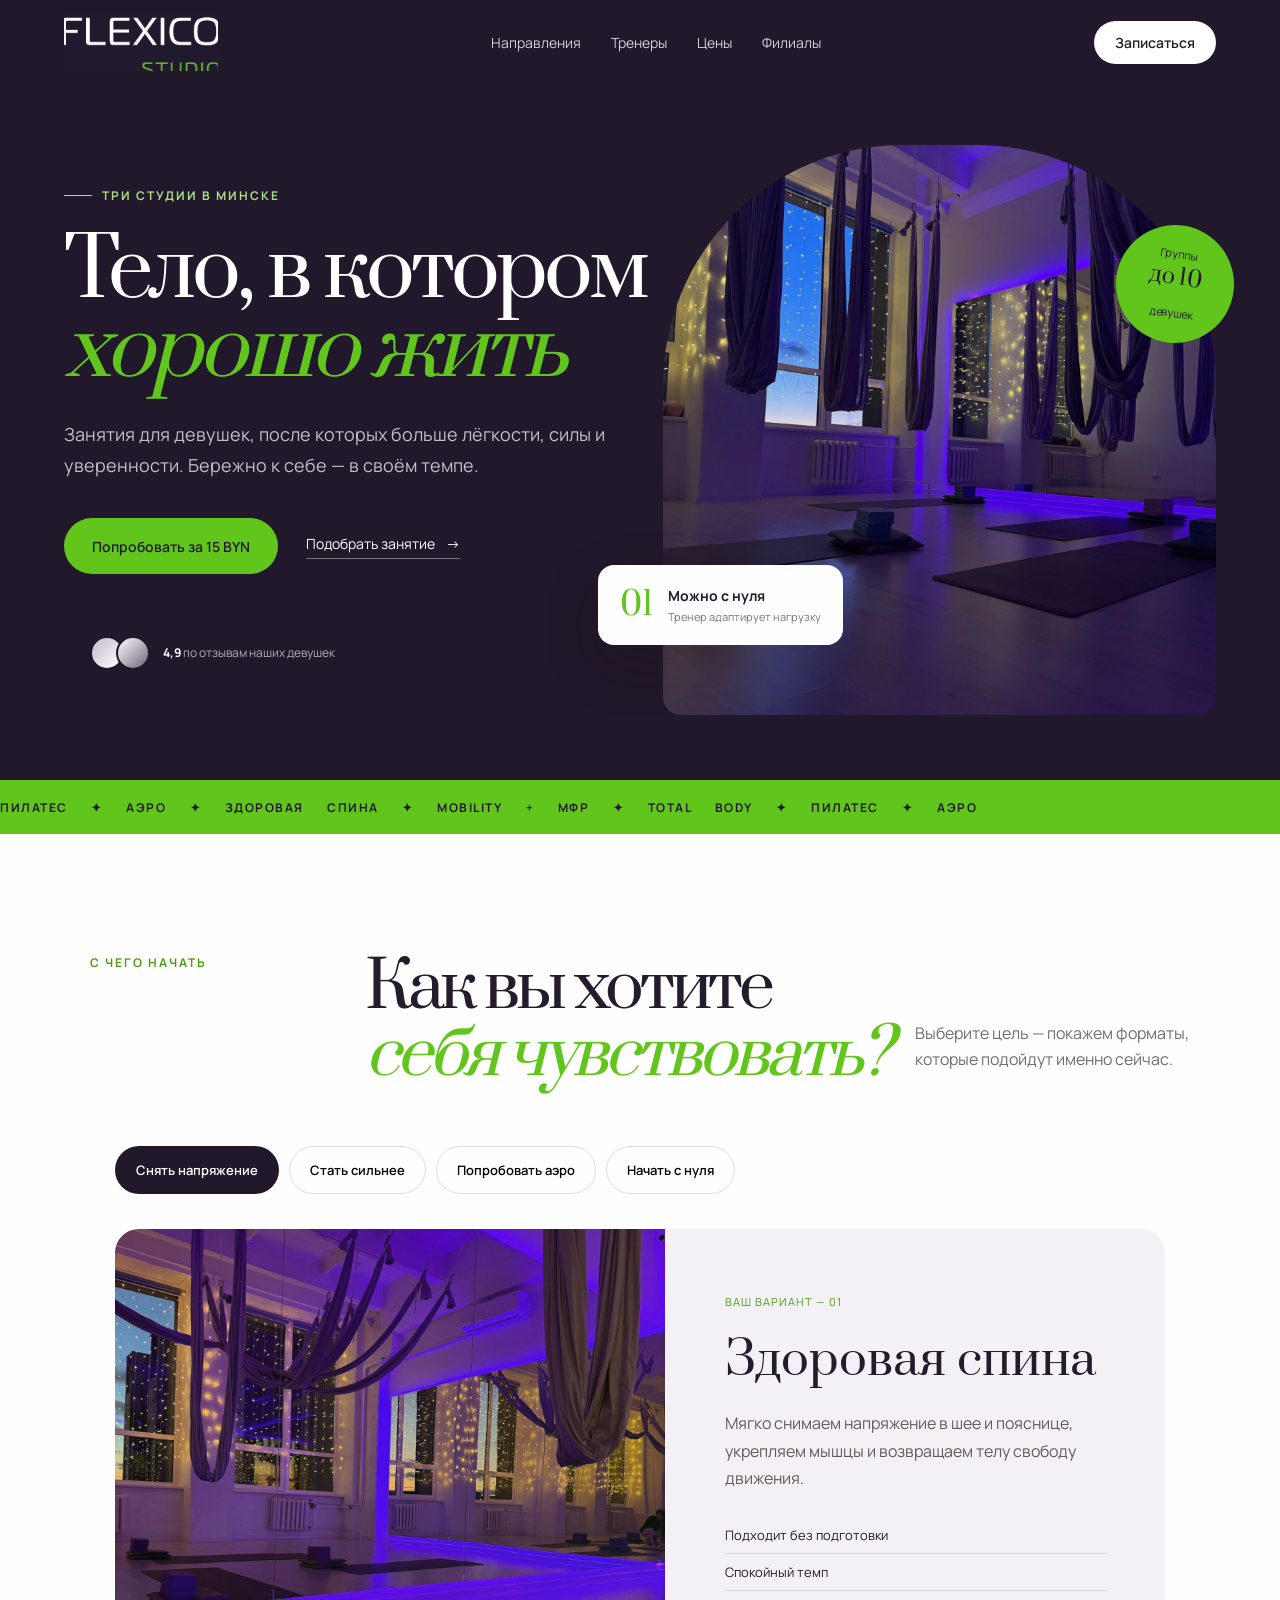
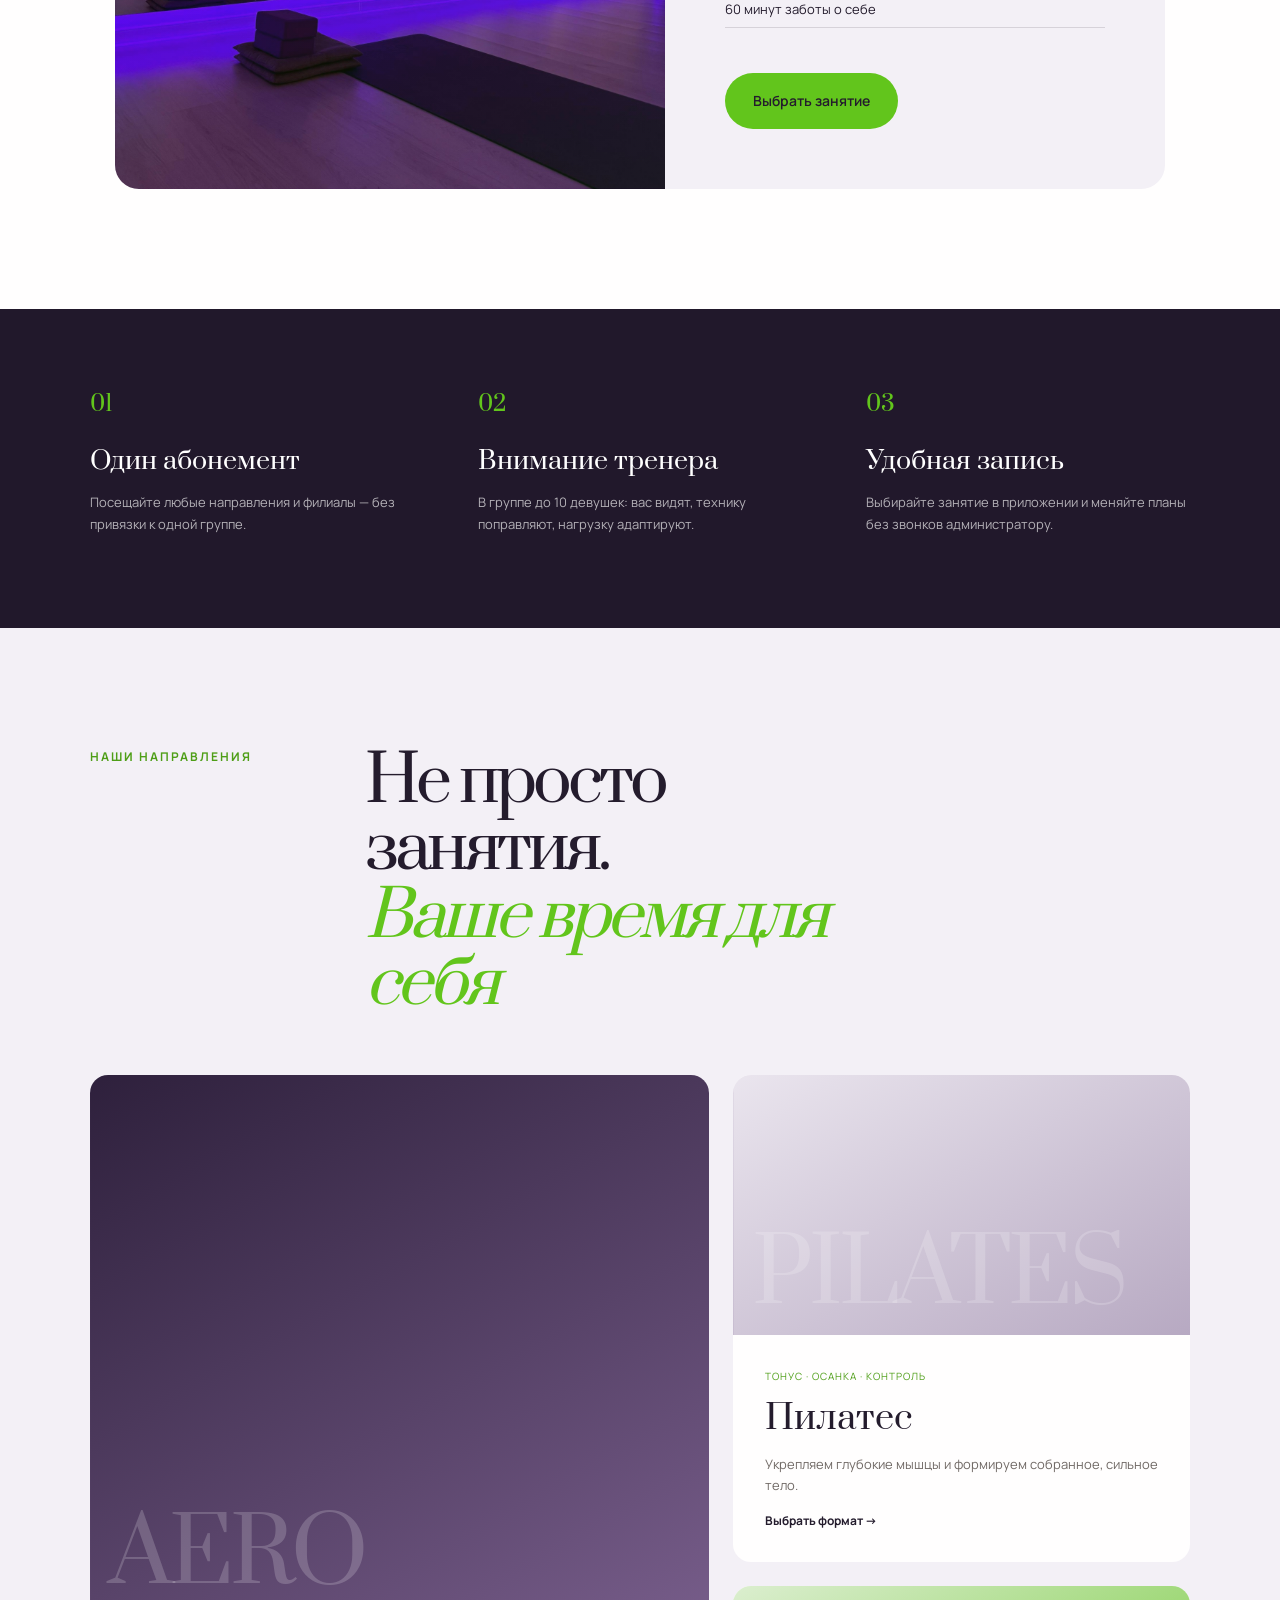
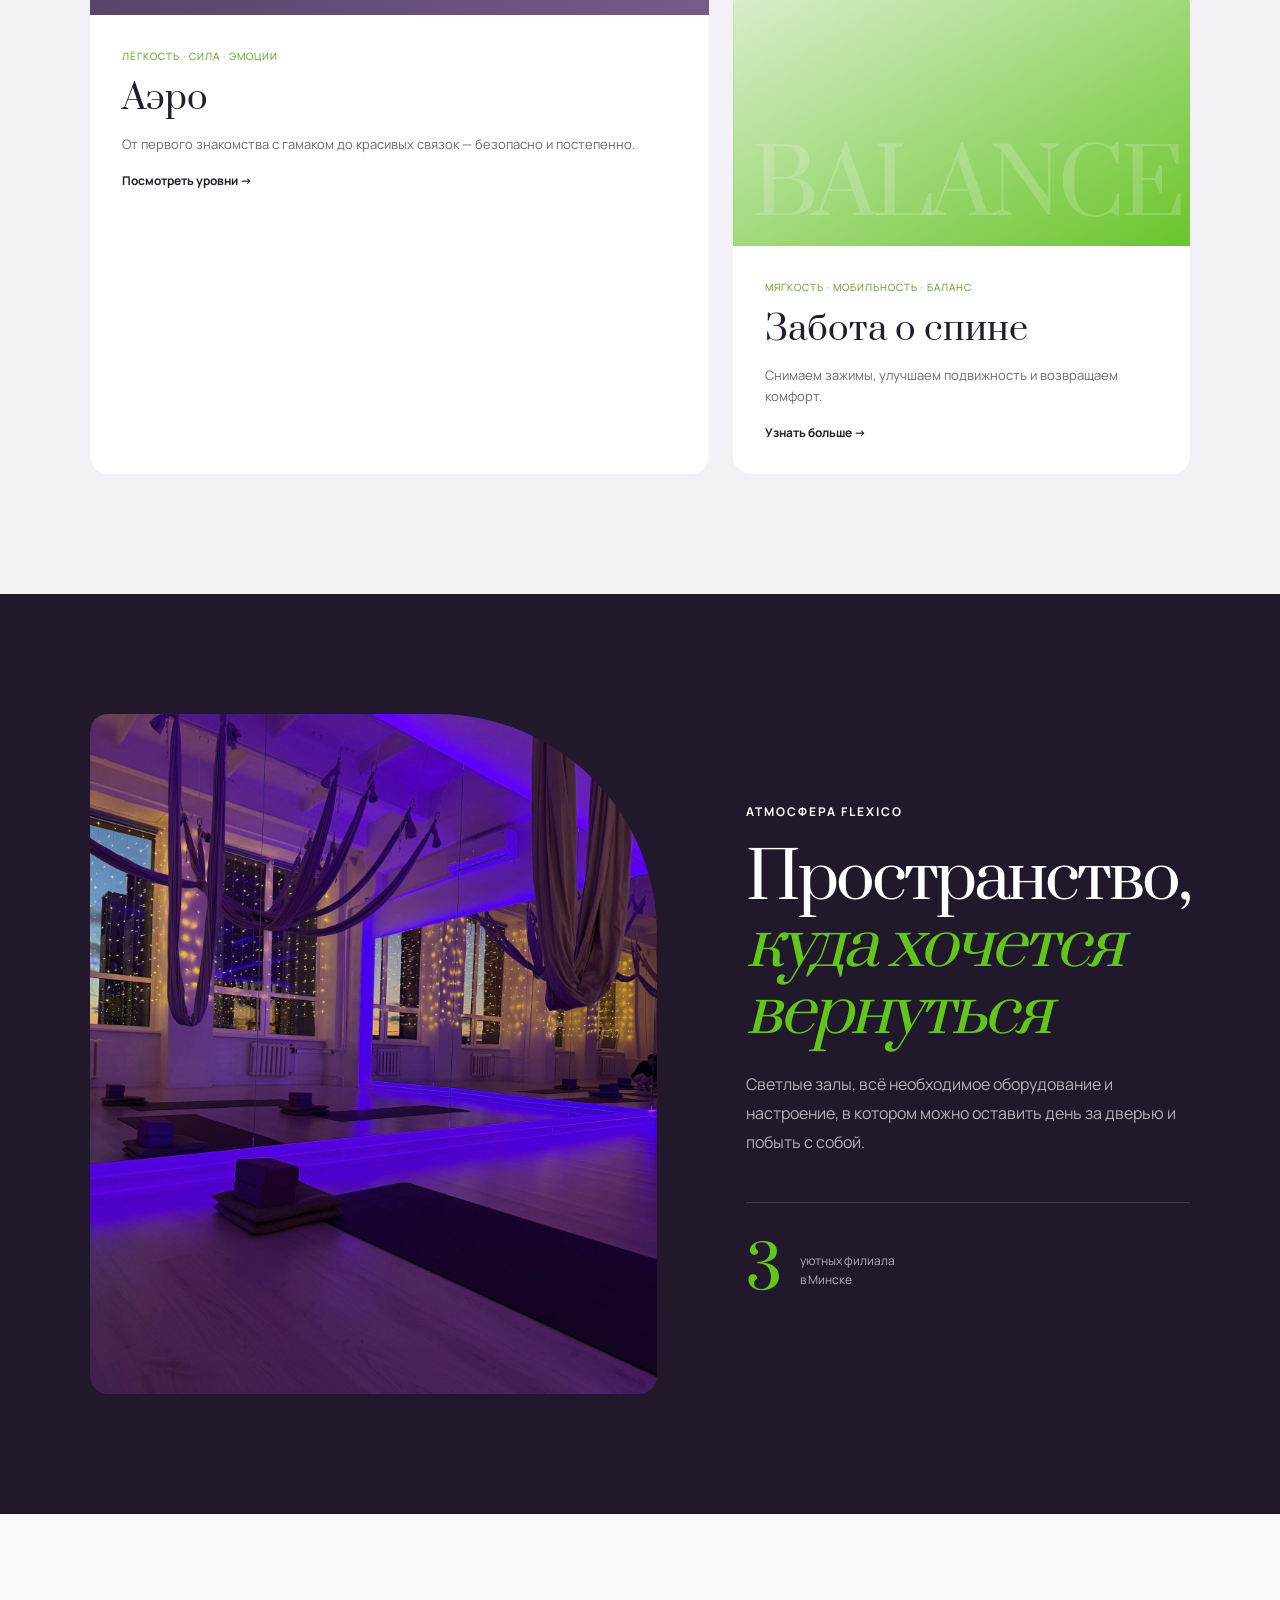
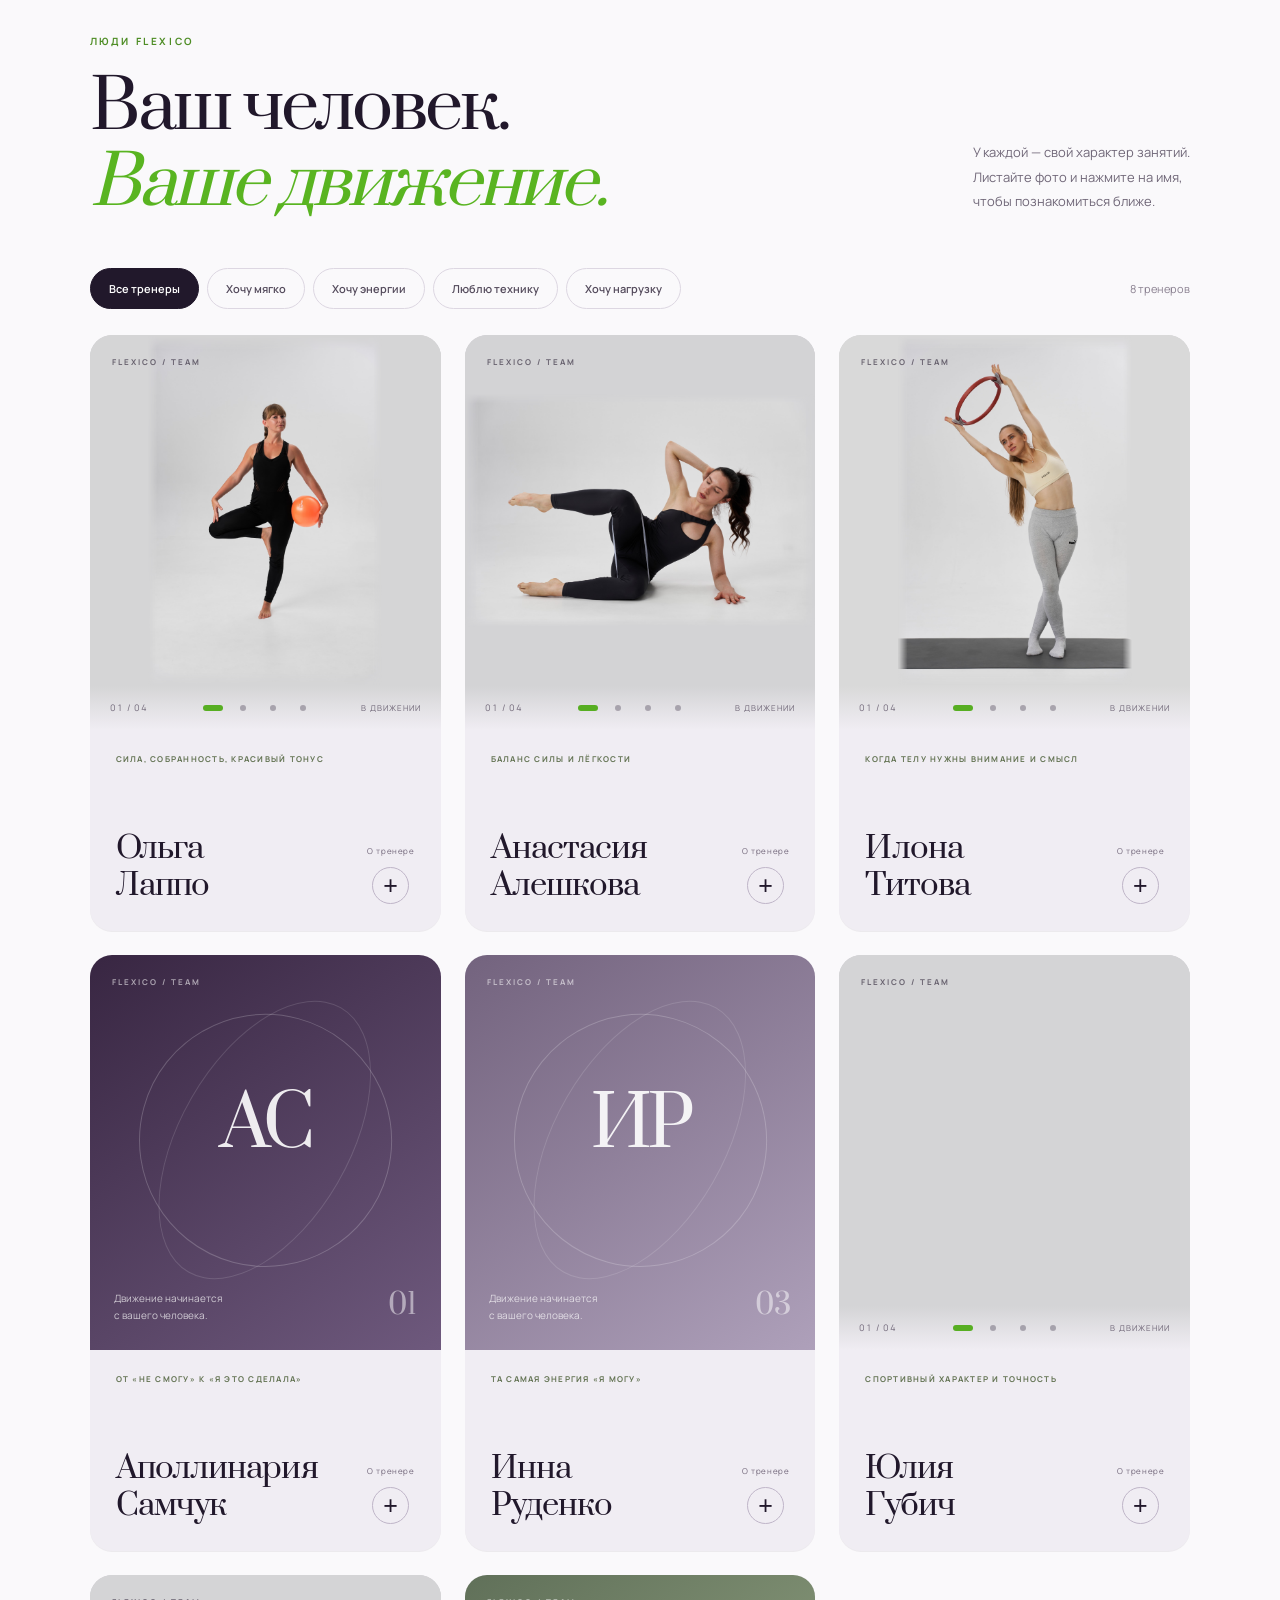
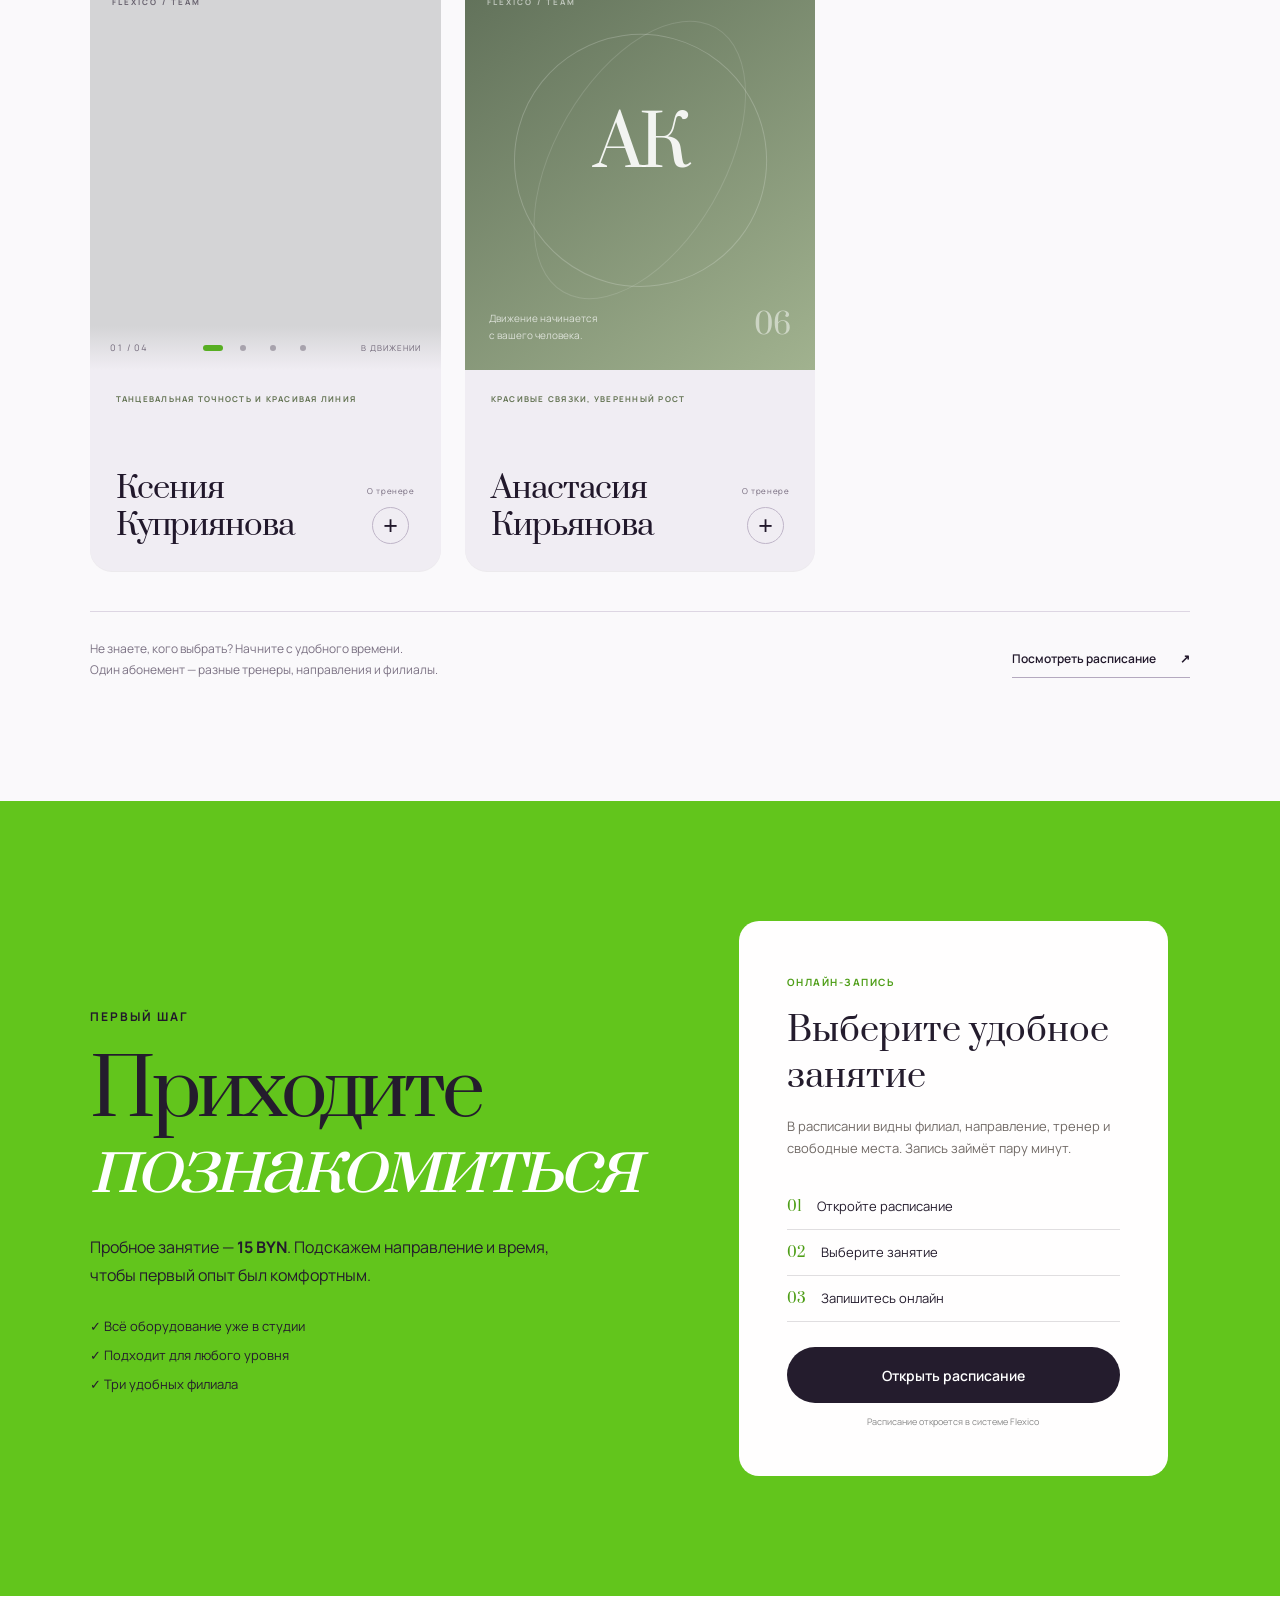
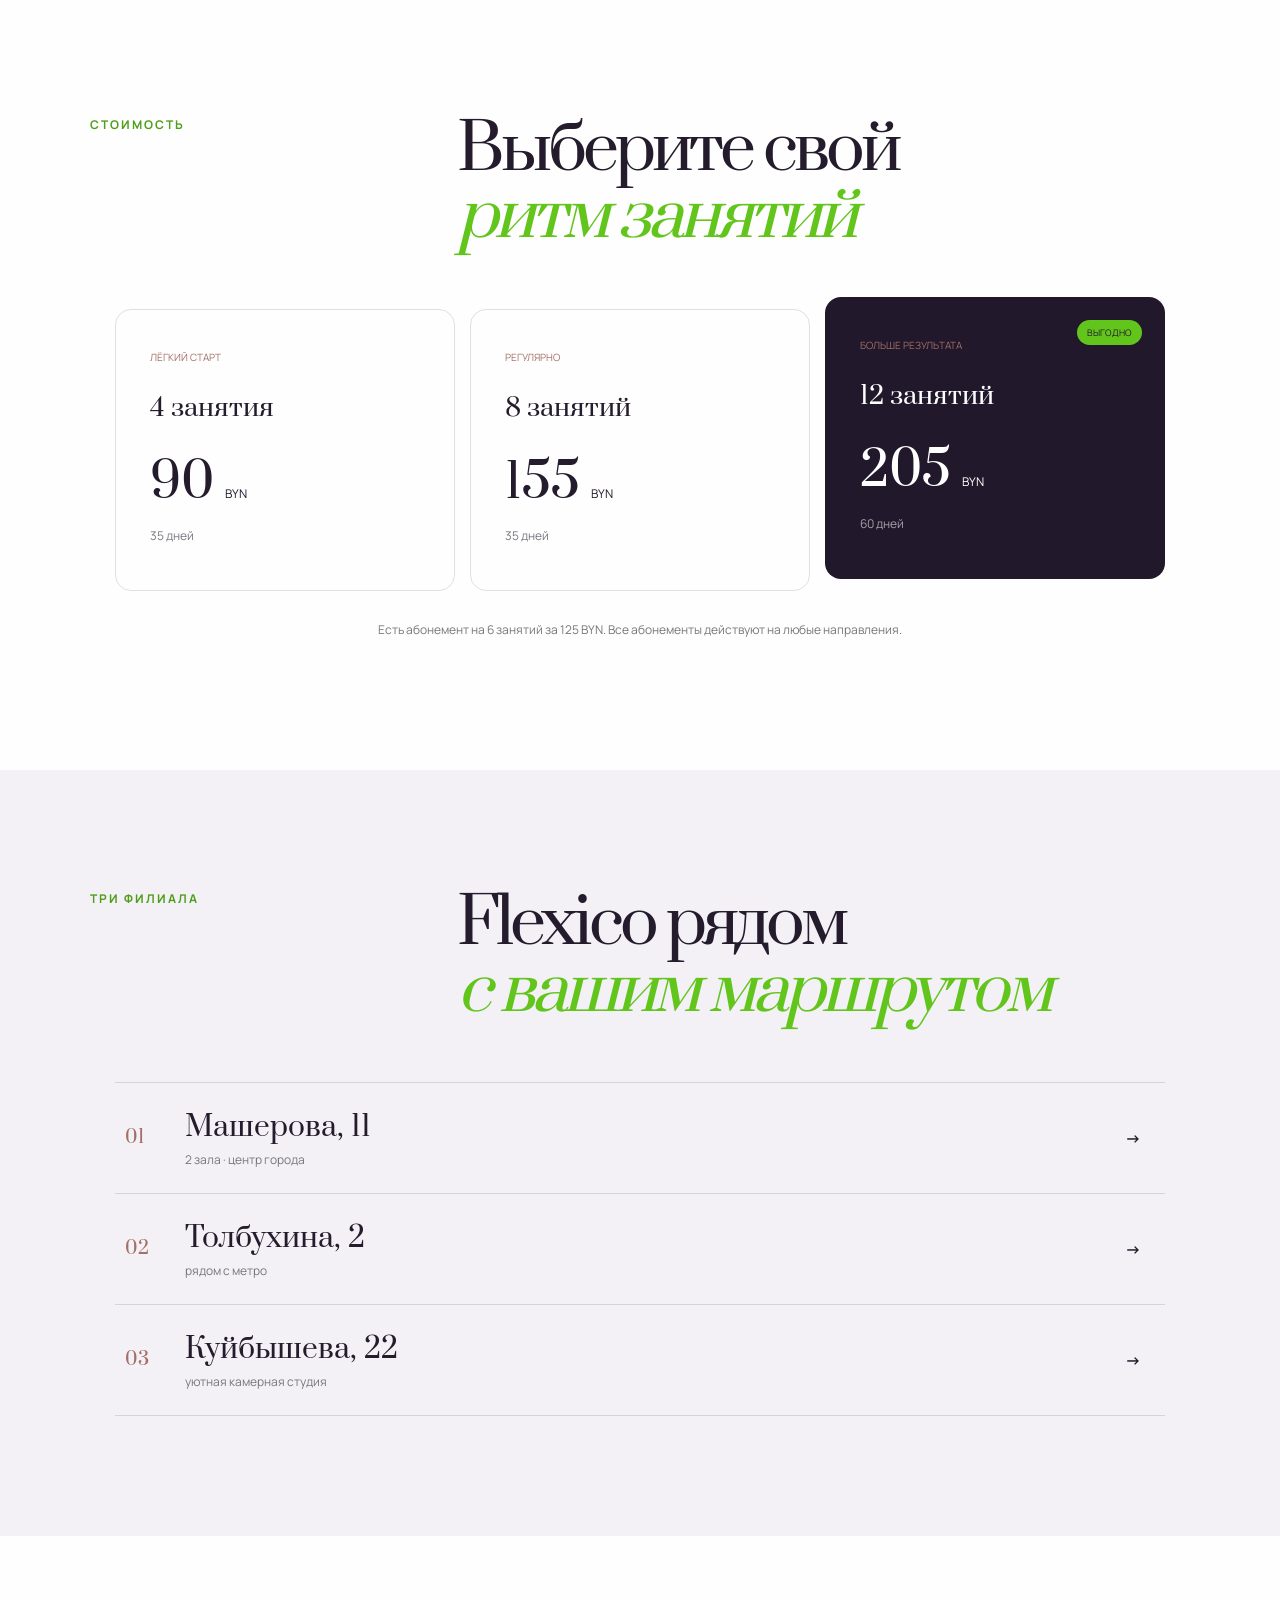
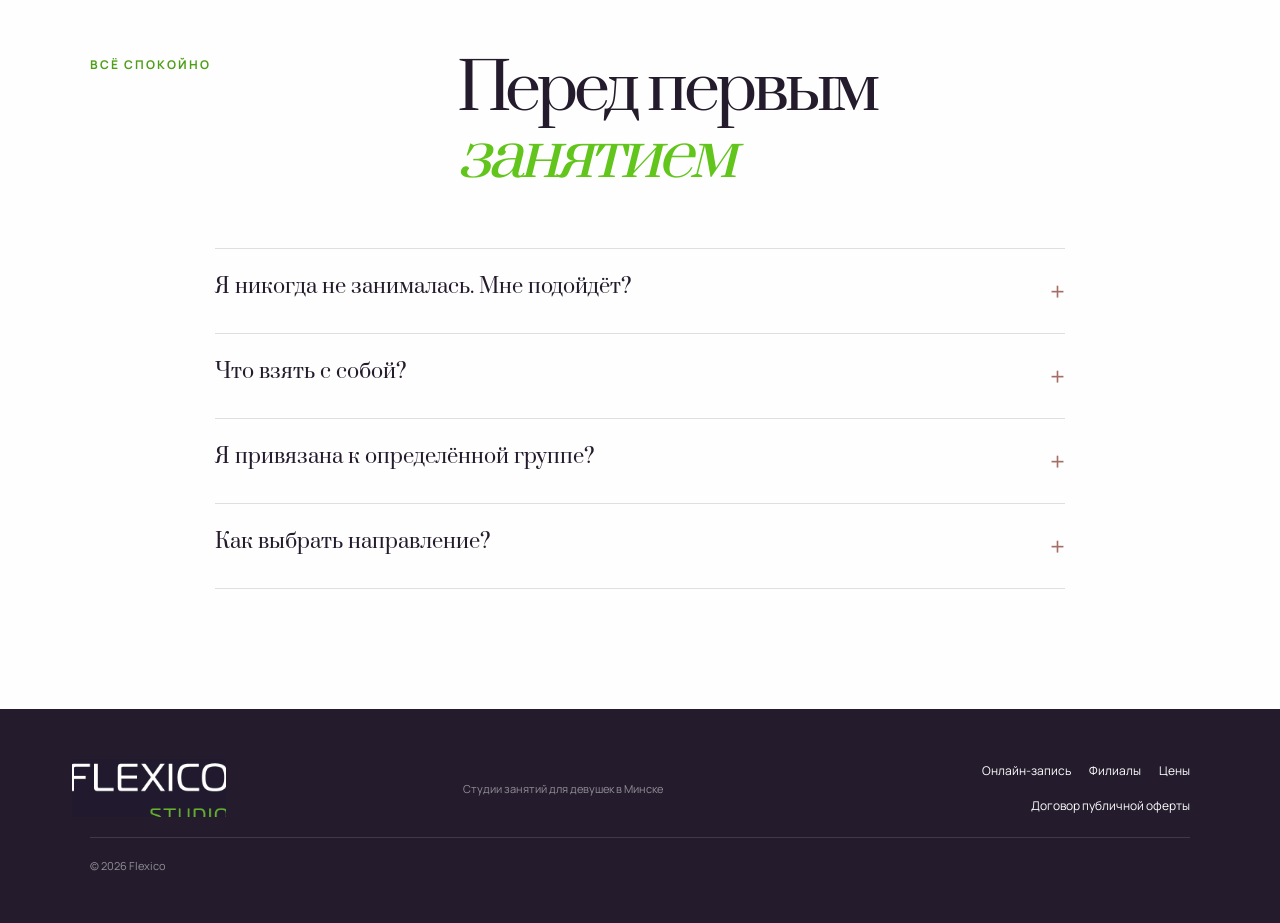
<file: index.html>
<!doctype html>
<html lang="ru">
<head>
  <meta charset="UTF-8" />
  <meta name="viewport" content="width=device-width, initial-scale=1.0" />
  <meta name="description" content="Flexico — студии занятий для девушек в Минске. Пилатес, аэро, здоровая спина и мягкая работа с телом. Пробное занятие — 15 BYN." />
  <link rel="canonical" href="https://flexico.by/" />
  <meta property="og:title" content="Flexico — студии для девушек в Минске" />
  <meta property="og:description" content="Пилатес, аэро, здоровая спина и другие направления. Пробное занятие — 15 BYN." />
  <meta property="og:type" content="website" />
  <meta property="og:url" content="https://flexico.by/" />
  <meta property="og:image" content="https://flexico.by/upload/photo_2026-05-06_15-39-45(2).jpg" />
  <meta name="theme-color" content="#21182b" />
  <link rel="icon" type="image/png" href="upload/logo(2).png" />
  <title>Flexico — студии для девушек в Минске</title>
  <link rel="preconnect" href="https://fonts.googleapis.com">
  <link rel="preconnect" href="https://fonts.gstatic.com" crossorigin>
  <link href="https://fonts.googleapis.com/css2?family=Manrope:wght@400;500;600;700&family=Prata&display=swap" rel="stylesheet">
  <link rel="stylesheet" href="styles.css?v=team-7522dd3365" />
</head>
<body>
  <header class="header">
    <a class="logo logo-image" href="#top" aria-label="Flexico — на главную"></a>
    <nav class="nav" aria-label="Основная навигация">
      <a href="#formats">Направления</a><a href="#trainers">Тренеры</a><a href="#prices">Цены</a><a href="#studios">Филиалы</a>
    </nav>
    <a class="button button-small" href="https://flexicostudiogmailcom.impulsecrm.ru/widget/2" target="_blank" rel="noopener">Записаться</a>
    <button class="menu" aria-label="Открыть меню"><span></span><span></span></button>
  </header>

  <main id="top">
    <section class="hero">
      <div class="hero-copy reveal">
        <div class="eyebrow"><span></span> Три студии в Минске</div>
        <h1>Тело, в котором<br><em>хорошо жить</em></h1>
        <p>Занятия для девушек, после которых больше лёгкости, силы и уверенности. Бережно к себе — в своём темпе.</p>
        <div class="hero-actions">
          <a class="button" href="https://flexicostudiogmailcom.impulsecrm.ru/widget/2" target="_blank" rel="noopener">Попробовать за 15 BYN</a>
          <a class="text-link" href="#picker">Подобрать занятие <span>→</span></a>
        </div>
        <div class="trust"><div class="avatars"><i></i><i></i><i></i></div><p><b>4,9</b> по отзывам наших девушек</p></div>
      </div>
      <div class="hero-visual reveal">
        <div class="hero-image" role="img" aria-label="Девушка занимается в светлой студии"></div>
        <div class="floating-card"><span>01</span><div><b>Можно с нуля</b><small>Тренер адаптирует нагрузку</small></div></div>
        <div class="hero-note">Группы<br><strong>до 10</strong><br>девушек</div>
      </div>
    </section>

    <section class="marquee" aria-label="Преимущества"><div>ПИЛАТЕС <i>✦</i> АЭРО <i>✦</i> ЗДОРОВАЯ СПИНА <i>✦</i> MOBILITY + МФР <i>✦</i> TOTAL BODY <i>✦</i> ПИЛАТЕС <i>✦</i> АЭРО</div></section>

    <section class="picker section" id="picker">
      <div class="section-head reveal"><span class="kicker">С чего начать</span><h2>Как вы хотите<br><em>себя чувствовать?</em></h2><p>Выберите цель — покажем форматы, которые подойдут именно сейчас.</p></div>
      <div class="goal-tabs reveal" role="tablist">
        <button class="goal active" data-goal="soft">Снять напряжение</button><button class="goal" data-goal="strong">Стать сильнее</button><button class="goal" data-goal="air">Попробовать аэро</button><button class="goal" data-goal="start">Начать с нуля</button>
      </div>
      <div class="recommendation reveal" id="recommendation">
        <div class="recommendation-photo soft"></div>
        <div class="recommendation-copy"><span class="number">Ваш вариант — 01</span><h3>Здоровая спина</h3><p>Мягко снимаем напряжение в шее и пояснице, укрепляем мышцы и возвращаем телу свободу движения.</p><ul><li>Подходит без подготовки</li><li>Спокойный темп</li><li>60 минут заботы о себе</li></ul><a class="button button-light" href="#trial">Выбрать занятие</a></div>
      </div>
    </section>

    <section class="benefits section">
      <div class="benefit reveal"><b>01</b><h3>Один абонемент</h3><p>Посещайте любые направления и филиалы — без привязки к одной группе.</p></div>
      <div class="benefit reveal"><b>02</b><h3>Внимание тренера</h3><p>В группе до 10 девушек: вас видят, технику поправляют, нагрузку адаптируют.</p></div>
      <div class="benefit reveal"><b>03</b><h3>Удобная запись</h3><p>Выбирайте занятие в приложении и меняйте планы без звонков администратору.</p></div>
    </section>

    <section class="formats section" id="formats">
      <div class="section-head reveal"><span class="kicker">Наши направления</span><h2>Не просто занятия.<br><em>Ваше время для себя</em></h2></div>
      <div class="cards">
        <article class="format-card large reveal"><div class="card-image image-aero"><span class="format-mark">AERO</span></div><div class="card-body"><span>Лёгкость · сила · эмоции</span><h3>Аэро</h3><p>От первого знакомства с гамаком до красивых связок — безопасно и постепенно.</p><a href="#trial">Посмотреть уровни →</a></div></article>
        <article class="format-card reveal"><div class="card-image image-pilates"><span class="format-mark">PILATES</span></div><div class="card-body"><span>Тонус · осанка · контроль</span><h3>Пилатес</h3><p>Укрепляем глубокие мышцы и формируем собранное, сильное тело.</p><a href="#trial">Выбрать формат →</a></div></article>
        <article class="format-card reveal"><div class="card-image image-soft"><span class="format-mark">BALANCE</span></div><div class="card-body"><span>Мягкость · мобильность · баланс</span><h3>Забота о спине</h3><p>Снимаем зажимы, улучшаем подвижность и возвращаем комфорт.</p><a href="#trial">Узнать больше →</a></div></article>
      </div>
    </section>

    <section class="atmosphere section">
      <div class="atmosphere-image reveal" role="img" aria-label="Зал Flexico с гамаками"></div>
      <div class="atmosphere-copy reveal"><span class="kicker">Атмосфера Flexico</span><h2>Пространство,<br><em>куда хочется вернуться</em></h2><p>Светлые залы, всё необходимое оборудование и настроение, в котором можно оставить день за дверью и побыть с собой.</p><div class="atmosphere-stat"><strong>3</strong><span>уютных филиала<br>в Минске</span></div></div>
    </section>

    <section class="trainers section team-section" id="trainers">
      <div class="team-heading"><div><span class="team-kicker">ЛЮДИ FLEXICO</span><h2>Ваш человек.<br><em>Ваше движение.</em></h2></div><p>У каждой — свой характер занятий.<br>Листайте фото и нажмите на имя,<br>чтобы познакомиться ближе.</p></div>
      <div class="team-toolbar"><div class="team-filter" role="group" aria-label="Фильтр тренеров"><button type="button" data-team-filter="all" aria-pressed="true">Все тренеры</button><button type="button" data-team-filter="soft" aria-pressed="false">Хочу мягко</button><button type="button" data-team-filter="energy" aria-pressed="false">Хочу энергии</button><button type="button" data-team-filter="technique" aria-pressed="false">Люблю технику</button><button type="button" data-team-filter="power" aria-pressed="false">Хочу нагрузку</button></div><span class="team-count" aria-live="polite">8 тренеров</span></div>
      <div class="team-grid"><article class="team-card team-card-photo" id="trainer-olga-lappo" data-moods="power technique">
        <div class="team-gallery" style="--gallery-studio:#d5d5d6" role="region" aria-label="Фотографии: Ольга Лаппо">
          <div class="team-viewport"><div class="team-track" tabindex="0" aria-label="Галерея: Ольга Лаппо">
              <figure class="team-slide" id="olga-lappo-photo-1" role="group" aria-roledescription="слайд" aria-label="1 из 4" style="--studio:#d5d5d6">
                <img class="team-photo" src="upload/trainers/olga-lappo-0895.jpg" alt="Ольга Лаппо выполняет баланс с мячом для пилатеса" width="1365" height="2048" loading="lazy" decoding="async" draggable="false">
              </figure><figure class="team-slide" id="olga-lappo-photo-2" role="group" aria-roledescription="слайд" aria-label="2 из 4" style="--studio:#d5d5d6">
                <img class="team-photo" src="upload/trainers/olga-lappo-0950.jpg" alt="Ольга сидит рядом с мячом для пилатеса" width="1365" height="2048" loading="lazy" decoding="async" draggable="false">
              </figure><figure class="team-slide" id="olga-lappo-photo-3" role="group" aria-roledescription="слайд" aria-label="3 из 4" style="--studio:#d3d3d5">
                <img class="team-photo" src="upload/trainers/olga-lappo-0888.jpg" alt="Ольга показывает упражнение на баланс с мячом" width="2048" height="1365" loading="lazy" decoding="async" draggable="false">
              </figure><figure class="team-slide" id="olga-lappo-photo-4" role="group" aria-roledescription="слайд" aria-label="4 из 4" style="--studio:#d6d6d8">
                <img class="team-photo" src="upload/trainers/olga-lappo-1005.jpg" alt="Ольга выполняет упражнение с эластичной лентой" width="2048" height="1365" loading="lazy" decoding="async" draggable="false">
              </figure>
          </div><span class="team-edition" aria-hidden="true">FLEXICO / TEAM</span></div>
          <div class="team-gallery-bar"><span class="team-frame-number" aria-hidden="true">01 / 04</span><nav class="team-dots" aria-label="Выбрать фото: Ольга Лаппо"><a class="team-dot" href="#olga-lappo-photo-1" data-photo="0" aria-label="Фото 1: Ольга Лаппо" aria-current="true"><span></span></a><a class="team-dot" href="#olga-lappo-photo-2" data-photo="1" aria-label="Фото 2: Ольга Лаппо"><span></span></a><a class="team-dot" href="#olga-lappo-photo-3" data-photo="2" aria-label="Фото 3: Ольга Лаппо"><span></span></a><a class="team-dot" href="#olga-lappo-photo-4" data-photo="3" aria-label="Фото 4: Ольга Лаппо"><span></span></a></nav><span class="team-gallery-label" aria-hidden="true">В движении</span></div>
        </div>
        <details class="team-profile">
          <summary class="team-summary" aria-label="О тренере: Ольга Лаппо">
            <span class="team-vibe">Сила, собранность, красивый тонус</span>
            <h3 class="team-name">Ольга<br>Лаппо</h3>
            <span class="team-more">О тренере <span class="team-plus" aria-hidden="true">+</span></span>
          </summary>
          <div class="team-bio">
            <p>Её занятия — не про «полежать и расслабиться». Это точная работа, которая делает тело сильным, гибким и грациозным.</p>
            <div class="team-fit"><b>Вам к Ольге, если</b><span>любите чувствовать мышцы и видеть прогресс</span></div>
            <div class="team-tags"><span>Пилатес Power</span><span>Силовой формат</span></div>
            <a class="team-book" href="https://flexicostudiogmailcom.impulsecrm.ru/widget/2" target="_blank" rel="noopener">Открыть расписание <span aria-hidden="true">↗</span></a>
          </div>
        </details>
      </article>
<article class="team-card team-card-photo" id="trainer-anastasia-aleshkova" data-moods="energy power technique">
        <div class="team-gallery" style="--gallery-studio:#d3d3d5" role="region" aria-label="Фотографии: Анастасия Алешкова">
          <div class="team-viewport"><div class="team-track" tabindex="0" aria-label="Галерея: Анастасия Алешкова">
              <figure class="team-slide" id="anastasia-aleshkova-photo-1" role="group" aria-roledescription="слайд" aria-label="1 из 4" style="--studio:#d3d3d5">
                <img class="team-photo" src="upload/trainers/anastasia-aleshkova-1087.jpg" alt="Анастасия Алешкова выполняет упражнение лёжа на боку" width="2048" height="1365" loading="lazy" decoding="async" draggable="false">
              </figure><figure class="team-slide" id="anastasia-aleshkova-photo-2" role="group" aria-roledescription="слайд" aria-label="2 из 4" style="--studio:#d6d6d6">
                <img class="team-photo" src="upload/trainers/anastasia-aleshkova-1046.jpg" alt="Анастасия выполняет планку с опорой на мяч" width="2048" height="1365" loading="lazy" decoding="async" draggable="false">
              </figure><figure class="team-slide" id="anastasia-aleshkova-photo-3" role="group" aria-roledescription="слайд" aria-label="3 из 4" style="--studio:#c7c6ca">
                <img class="team-photo" src="upload/trainers/anastasia-aleshkova-1126.jpg" alt="Анастасия показывает упражнение на баланс с мячом" width="2048" height="1365" loading="lazy" decoding="async" draggable="false">
              </figure><figure class="team-slide" id="anastasia-aleshkova-photo-4" role="group" aria-roledescription="слайд" aria-label="4 из 4" style="--studio:#d3d3d6">
                <img class="team-photo" src="upload/trainers/anastasia-aleshkova-1177.jpg" alt="Анастасия выполняет прогиб с опорой на блоки" width="1365" height="2047" loading="lazy" decoding="async" draggable="false">
              </figure>
          </div><span class="team-edition" aria-hidden="true">FLEXICO / TEAM</span></div>
          <div class="team-gallery-bar"><span class="team-frame-number" aria-hidden="true">01 / 04</span><nav class="team-dots" aria-label="Выбрать фото: Анастасия Алешкова"><a class="team-dot" href="#anastasia-aleshkova-photo-1" data-photo="0" aria-label="Фото 1: Анастасия Алешкова" aria-current="true"><span></span></a><a class="team-dot" href="#anastasia-aleshkova-photo-2" data-photo="1" aria-label="Фото 2: Анастасия Алешкова"><span></span></a><a class="team-dot" href="#anastasia-aleshkova-photo-3" data-photo="2" aria-label="Фото 3: Анастасия Алешкова"><span></span></a><a class="team-dot" href="#anastasia-aleshkova-photo-4" data-photo="3" aria-label="Фото 4: Анастасия Алешкова"><span></span></a></nav><span class="team-gallery-label" aria-hidden="true">В движении</span></div>
        </div>
        <details class="team-profile">
          <summary class="team-summary" aria-label="О тренере: Анастасия Алешкова">
            <span class="team-vibe">Баланс силы и лёгкости</span>
            <h3 class="team-name">Анастасия<br>Алешкова</h3>
            <span class="team-more">О тренере <span class="team-plus" aria-hidden="true">+</span></span>
          </summary>
          <div class="team-bio">
            <p>Умеет поддержать новеньких в аэро и дать уверенную нагрузку в силовом пилатесе. Занятия собранные, живые и без однообразия.</p>
            <div class="team-fit"><b>Вам к Анастасии, если</b><span>хочется расти без резкого прыжка в сложность</span></div>
            <div class="team-tags"><span>Аэро</span><span>Пилатес Power</span></div>
            <a class="team-book" href="https://flexicostudiogmailcom.impulsecrm.ru/widget/2" target="_blank" rel="noopener">Открыть расписание <span aria-hidden="true">↗</span></a>
          </div>
        </details>
      </article>
<article class="team-card team-card-photo" id="trainer-ilona-titova" data-moods="soft technique">
        <div class="team-gallery" style="--gallery-studio:#d9d9d9" role="region" aria-label="Фотографии: Илона Титова">
          <div class="team-viewport"><div class="team-track" tabindex="0" aria-label="Галерея: Илона Титова">
              <figure class="team-slide" id="ilona-titova-photo-1" role="group" aria-roledescription="слайд" aria-label="1 из 4" style="--studio:#d9d9d9">
                <img class="team-photo" src="upload/trainers/ilona-titova-1482.jpg" alt="Илона Титова выполняет боковой наклон с кольцом для пилатеса" width="1365" height="2048" loading="lazy" decoding="async" draggable="false">
              </figure><figure class="team-slide" id="ilona-titova-photo-2" role="group" aria-roledescription="слайд" aria-label="2 из 4" style="--studio:#d2d2d2">
                <img class="team-photo" src="upload/trainers/ilona-titova-1417.jpg" alt="Илона показывает боковое вытяжение с опорой на мяч" width="1365" height="2048" loading="lazy" decoding="async" draggable="false">
              </figure><figure class="team-slide" id="ilona-titova-photo-3" role="group" aria-roledescription="слайд" aria-label="3 из 4" style="--studio:#cdcccf">
                <img class="team-photo" src="upload/trainers/ilona-titova-1436.jpg" alt="Илона выполняет упражнение на баланс с мячом" width="2048" height="1365" loading="lazy" decoding="async" draggable="false">
              </figure><figure class="team-slide" id="ilona-titova-photo-4" role="group" aria-roledescription="слайд" aria-label="4 из 4" style="--studio:#d3d2d5">
                <img class="team-photo" src="upload/trainers/ilona-titova-1448.jpg" alt="Илона выполняет упражнение на коврике с мячом и гантелью" width="2048" height="1365" loading="lazy" decoding="async" draggable="false">
              </figure>
          </div><span class="team-edition" aria-hidden="true">FLEXICO / TEAM</span></div>
          <div class="team-gallery-bar"><span class="team-frame-number" aria-hidden="true">01 / 04</span><nav class="team-dots" aria-label="Выбрать фото: Илона Титова"><a class="team-dot" href="#ilona-titova-photo-1" data-photo="0" aria-label="Фото 1: Илона Титова" aria-current="true"><span></span></a><a class="team-dot" href="#ilona-titova-photo-2" data-photo="1" aria-label="Фото 2: Илона Титова"><span></span></a><a class="team-dot" href="#ilona-titova-photo-3" data-photo="2" aria-label="Фото 3: Илона Титова"><span></span></a><a class="team-dot" href="#ilona-titova-photo-4" data-photo="3" aria-label="Фото 4: Илона Титова"><span></span></a></nav><span class="team-gallery-label" aria-hidden="true">В движении</span></div>
        </div>
        <details class="team-profile">
          <summary class="team-summary" aria-label="О тренере: Илона Титова">
            <span class="team-vibe">Когда телу нужны внимание и смысл</span>
            <h3 class="team-name">Илона<br>Титова</h3>
            <span class="team-more">О тренере <span class="team-plus" aria-hidden="true">+</span></span>
          </summary>
          <div class="team-bio">
            <p>Специалист БГУФК по лечебной физкультуре. В её подаче — бережность, понимание биомеханики и внимание к вашему самочувствию.</p>
            <div class="team-fit"><b>Вам к Илоне, если</b><span>хочется снять напряжение и двигаться осознанно</span></div>
            <div class="team-tags"><span>Здоровая спина</span><span>Пилатес</span><span>МФР</span></div>
            <a class="team-book" href="https://flexicostudiogmailcom.impulsecrm.ru/widget/2" target="_blank" rel="noopener">Открыть расписание <span aria-hidden="true">↗</span></a>
          </div>
        </details>
      </article>
<article class="team-card" id="trainer-apollinariya-samchuk" data-moods="technique energy">
        <div class="team-art tone-plum" aria-hidden="true"><span class="team-edition">FLEXICO / TEAM</span><span class="team-art-orbit"></span><span class="team-monogram">АС</span><span class="team-art-note">Движение начинается<br>с вашего человека.</span><span class="team-art-number">01</span></div>
        <details class="team-profile">
          <summary class="team-summary" aria-label="О тренере: Аполлинария Самчук">
            <span class="team-vibe">От «не смогу» к «я это сделала»</span>
            <h3 class="team-name">Аполлинария<br>Самчук</h3>
            <span class="team-more">О тренере <span class="team-plus" aria-hidden="true">+</span></span>
          </summary>
          <div class="team-bio">
            <p>Более 5 лет преподаёт воздушную гимнастику. Новичкам помогает освоиться в аэро, продолжающим — развивать силу и пробовать новые элементы. Подробно объясняет технику и поддерживает на каждом шаге.</p>
            <div class="team-fit"><b>Вам к Аполлинарии, если</b><span>хочется увереннее чувствовать себя в воздухе и удивляться своим возможностям</span></div>
            <div class="team-tags"><span>Аэро</span><span>Воздушная гимнастика</span><span>Гибкость</span></div>
            <a class="team-book" href="https://flexicostudiogmailcom.impulsecrm.ru/widget/2" target="_blank" rel="noopener">Открыть расписание <span aria-hidden="true">↗</span></a>
          </div>
        </details>
      </article>
<article class="team-card" id="trainer-inna-rudenko" data-moods="energy power">
        <div class="team-art tone-lilac" aria-hidden="true"><span class="team-edition">FLEXICO / TEAM</span><span class="team-art-orbit"></span><span class="team-monogram">ИР</span><span class="team-art-note">Движение начинается<br>с вашего человека.</span><span class="team-art-number">03</span></div>
        <details class="team-profile">
          <summary class="team-summary" aria-label="О тренере: Инна Руденко">
            <span class="team-vibe">Та самая энергия «я могу»</span>
            <h3 class="team-name">Инна<br>Руденко</h3>
            <span class="team-more">О тренере <span class="team-plus" aria-hidden="true">+</span></span>
          </summary>
          <div class="team-bio">
            <p>Динамично, разнообразно и с вниманием к технике. Инна умеет дать хорошую нагрузку и оставить после неё ощущение подъёма.</p>
            <div class="team-fit"><b>Вам к Инне, если</b><span>хочется выйти с занятия заряженной</span></div>
            <div class="team-tags"><span>Total Body</span><span>Аэро</span><span>Пилатес Power</span></div>
            <a class="team-book" href="https://flexicostudiogmailcom.impulsecrm.ru/widget/2" target="_blank" rel="noopener">Открыть расписание <span aria-hidden="true">↗</span></a>
          </div>
        </details>
      </article>
<article class="team-card team-card-photo" id="trainer-yulia-gubich" data-moods="technique energy power">
        <div class="team-gallery" style="--gallery-studio:#d4d4d6" role="region" aria-label="Фотографии: Юлия Губич">
          <div class="team-viewport"><div class="team-track" tabindex="0" aria-label="Галерея: Юлия Губич">
              <figure class="team-slide" id="julia-gubich-photo-1" role="group" aria-roledescription="слайд" aria-label="1 из 4" style="--studio:#d4d4d6">
                <img class="team-photo" src="upload/trainers/julia-gubich-1621.jpg" alt="Юлия Губич с кольцом для пилатеса" width="1365" height="2048" loading="lazy" decoding="async" draggable="false">
              </figure><figure class="team-slide" id="julia-gubich-photo-2" role="group" aria-roledescription="слайд" aria-label="2 из 4" style="--studio:#d4d4d6">
                <img class="team-photo" src="upload/trainers/julia-gubich-1635.jpg" alt="Юлия Губич выполняет глубокий выпад" width="1365" height="2048" loading="lazy" decoding="async" draggable="false">
              </figure><figure class="team-slide" id="julia-gubich-photo-3" role="group" aria-roledescription="слайд" aria-label="3 из 4" style="--studio:#d4d4d6">
                <img class="team-photo" src="upload/trainers/julia-gubich-1700.jpg" alt="Юлия Губич выполняет упражнение с мячом" width="2048" height="1365" loading="lazy" decoding="async" draggable="false">
              </figure><figure class="team-slide" id="julia-gubich-photo-4" role="group" aria-roledescription="слайд" aria-label="4 из 4" style="--studio:#d4d4d6">
                <img class="team-photo" src="upload/trainers/julia-gubich-1686.jpg" alt="Юлия Губич выполняет мост с подъёмом ноги" width="1365" height="2047" loading="lazy" decoding="async" draggable="false">
              </figure>
          </div><span class="team-edition" aria-hidden="true">FLEXICO / TEAM</span></div>
          <div class="team-gallery-bar"><span class="team-frame-number" aria-hidden="true">01 / 04</span><nav class="team-dots" aria-label="Выбрать фото: Юлия Губич"><a class="team-dot" href="#julia-gubich-photo-1" data-photo="0" aria-label="Фото 1: Юлия Губич" aria-current="true"><span></span></a><a class="team-dot" href="#julia-gubich-photo-2" data-photo="1" aria-label="Фото 2: Юлия Губич"><span></span></a><a class="team-dot" href="#julia-gubich-photo-3" data-photo="2" aria-label="Фото 3: Юлия Губич"><span></span></a><a class="team-dot" href="#julia-gubich-photo-4" data-photo="3" aria-label="Фото 4: Юлия Губич"><span></span></a></nav><span class="team-gallery-label" aria-hidden="true">В движении</span></div>
        </div>
        <details class="team-profile">
          <summary class="team-summary" aria-label="О тренере: Юлия Губич">
            <span class="team-vibe">Спортивный характер и точность</span>
            <h3 class="team-name">Юлия<br>Губич</h3>
            <span class="team-more">О тренере <span class="team-plus" aria-hidden="true">+</span></span>
          </summary>
          <div class="team-bio">
            <p>Мастер спорта Беларуси по шорт-треку и выпускница БГУФК. Юлия умеет сочетать дисциплину, понятную технику и разные уровни нагрузки.</p>
            <div class="team-fit"><b>Вам к Юлии, если</b><span>хочется двигаться увереннее и пробовать новое</span></div>
            <div class="team-tags"><span>Аэро</span><span>Пилатес</span><span>Здоровая спина</span><span>МФР</span></div>
            <a class="team-book" href="https://flexicostudiogmailcom.impulsecrm.ru/widget/2" target="_blank" rel="noopener">Открыть расписание <span aria-hidden="true">↗</span></a>
          </div>
        </details>
      </article>
<article class="team-card team-card-photo" id="trainer-ksenia-kupriyanova" data-moods="soft technique">
        <div class="team-gallery" style="--gallery-studio:#d4d4d6" role="region" aria-label="Фотографии: Ксения Куприянова">
          <div class="team-viewport"><div class="team-track" tabindex="0" aria-label="Галерея: Ксения Куприянова">
              <figure class="team-slide" id="ksenia-kupriyanova-photo-1" role="group" aria-roledescription="слайд" aria-label="1 из 4" style="--studio:#d4d4d6">
                <img class="team-photo" src="upload/trainers/ksenia-kupriyanova-1787.jpg" alt="Ксения Куприянова показывает танцевальную линию сидя на высоком стуле" width="1365" height="2048" loading="lazy" decoding="async" draggable="false">
              </figure><figure class="team-slide" id="ksenia-kupriyanova-photo-2" role="group" aria-roledescription="слайд" aria-label="2 из 4" style="--studio:#d4d4d6">
                <img class="team-photo" src="upload/trainers/ksenia-kupriyanova-1891.jpg" alt="Ксения Куприянова выполняет баланс стоя" width="1365" height="2048" loading="lazy" decoding="async" draggable="false">
              </figure><figure class="team-slide" id="ksenia-kupriyanova-photo-3" role="group" aria-roledescription="слайд" aria-label="3 из 4" style="--studio:#d4d4d6">
                <img class="team-photo" src="upload/trainers/ksenia-kupriyanova-1812.jpg" alt="Ксения Куприянова выполняет шпагат с кольцом для пилатеса" width="2047" height="1365" loading="lazy" decoding="async" draggable="false">
              </figure><figure class="team-slide" id="ksenia-kupriyanova-photo-4" role="group" aria-roledescription="слайд" aria-label="4 из 4" style="--studio:#d4d4d6">
                <img class="team-photo" src="upload/trainers/ksenia-kupriyanova-1849.jpg" alt="Ксения Куприянова выполняет упражнение пилатеса с мячом" width="2048" height="1365" loading="lazy" decoding="async" draggable="false">
              </figure>
          </div><span class="team-edition" aria-hidden="true">FLEXICO / TEAM</span></div>
          <div class="team-gallery-bar"><span class="team-frame-number" aria-hidden="true">01 / 04</span><nav class="team-dots" aria-label="Выбрать фото: Ксения Куприянова"><a class="team-dot" href="#ksenia-kupriyanova-photo-1" data-photo="0" aria-label="Фото 1: Ксения Куприянова" aria-current="true"><span></span></a><a class="team-dot" href="#ksenia-kupriyanova-photo-2" data-photo="1" aria-label="Фото 2: Ксения Куприянова"><span></span></a><a class="team-dot" href="#ksenia-kupriyanova-photo-3" data-photo="2" aria-label="Фото 3: Ксения Куприянова"><span></span></a><a class="team-dot" href="#ksenia-kupriyanova-photo-4" data-photo="3" aria-label="Фото 4: Ксения Куприянова"><span></span></a></nav><span class="team-gallery-label" aria-hidden="true">В движении</span></div>
        </div>
        <details class="team-profile">
          <summary class="team-summary" aria-label="О тренере: Ксения Куприянова">
            <span class="team-vibe">Танцевальная точность и красивая линия</span>
            <h3 class="team-name">Ксения<br>Куприянова</h3>
            <span class="team-more">О тренере <span class="team-plus" aria-hidden="true">+</span></span>
          </summary>
          <div class="team-bio">
            <p>Профессиональная танцовщица с более чем 10-летним опытом в классической хореографии и сценической практике. Сертифицированный тренер по пилатесу и аэро. Ксения помогает двигаться красиво, понятно и безопасно, внимательно подбирая нагрузку под уровень клиента.</p>
            <div class="team-fit"><b>Вам к Ксении, если</b><span>хочется улучшить осанку, контроль и плавность движения</span></div>
            <div class="team-tags"><span>Аэро</span><span>Пилатес</span><span>Здоровая спина</span><span>Гибкость</span></div>
            <a class="team-book" href="https://flexicostudiogmailcom.impulsecrm.ru/widget/2" target="_blank" rel="noopener">Открыть расписание <span aria-hidden="true">↗</span></a>
          </div>
        </details>
      </article>
<article class="team-card" id="trainer-anastasia-kiryanova" data-moods="soft energy technique">
        <div class="team-art tone-sage" aria-hidden="true"><span class="team-edition">FLEXICO / TEAM</span><span class="team-art-orbit"></span><span class="team-monogram">АК</span><span class="team-art-note">Движение начинается<br>с вашего человека.</span><span class="team-art-number">06</span></div>
        <details class="team-profile">
          <summary class="team-summary" aria-label="О тренере: Анастасия Кирьянова">
            <span class="team-vibe">Красивые связки, уверенный рост</span>
            <h3 class="team-name">Анастасия<br>Кирьянова</h3>
            <span class="team-more">О тренере <span class="team-plus" aria-hidden="true">+</span></span>
          </summary>
          <div class="team-bio">
            <p>Педагогическое образование и хореографическая база помогают Анастасии понятно объяснять движение. Продолжающим — интересные связки, новичкам — варианты попроще и поддержка, чтобы освоиться в группе.</p>
            <div class="team-fit"><b>Вам к Анастасии, если</b><span>хочется развиваться в аэро и знать, что тренер заметит, когда сложно</span></div>
            <div class="team-tags"><span>Аэро</span><span>МФР</span><span>Гибкость</span></div>
            <a class="team-book" href="https://flexicostudiogmailcom.impulsecrm.ru/widget/2" target="_blank" rel="noopener">Открыть расписание <span aria-hidden="true">↗</span></a>
          </div>
        </details>
      </article></div>
      <div class="team-bottom"><p>Не знаете, кого выбрать? Начните с удобного времени.<br>Один абонемент — разные тренеры, направления и филиалы.</p><a href="https://flexicostudiogmailcom.impulsecrm.ru/widget/2" target="_blank" rel="noopener">Посмотреть расписание <span aria-hidden="true">↗</span></a></div>
      <dialog class="team-dialog" aria-labelledby="team-dialog-name"><button type="button" class="team-close" aria-label="Закрыть описание тренера">×</button><div class="team-dialog-body"></div></dialog>
    </section>

    <section class="trial section" id="trial">
      <div class="trial-copy reveal"><span class="kicker">Первый шаг</span><h2>Приходите<br><em>познакомиться</em></h2><p>Пробное занятие — <b>15 BYN</b>. Подскажем направление и время, чтобы первый опыт был комфортным.</p><div class="trial-points"><span>✓ Всё оборудование уже в студии</span><span>✓ Подходит для любого уровня</span><span>✓ Три удобных филиала</span></div></div>
      <div class="trial-form booking-card reveal">
        <span class="booking-label">Онлайн-запись</span>
        <h3>Выберите удобное занятие</h3>
        <p>В расписании видны филиал, направление, тренер и свободные места. Запись займёт пару минут.</p>
        <ol><li>Откройте расписание</li><li>Выберите занятие</li><li>Запишитесь онлайн</li></ol>
        <a class="button" href="https://flexicostudiogmailcom.impulsecrm.ru/widget/2" target="_blank" rel="noopener">Открыть расписание</a>
        <small>Расписание откроется в системе Flexico</small>
      </div>
    </section>

    <section class="prices section" id="prices">
      <div class="section-head reveal"><span class="kicker">Стоимость</span><h2>Выберите свой<br><em>ритм занятий</em></h2></div>
      <div class="price-grid reveal">
        <div class="price"><span>Лёгкий старт</span><h3>4 занятия</h3><strong>90 <small>BYN</small></strong><p>35 дней</p></div>
        <div class="price"><span>Регулярно</span><h3>8 занятий</h3><strong>155 <small>BYN</small></strong><p>35 дней</p></div>
        <div class="price featured"><i>Выгодно</i><span>Больше результата</span><h3>12 занятий</h3><strong>205 <small>BYN</small></strong><p>60 дней</p></div>
      </div>
      <p class="price-note reveal">Есть абонемент на 6 занятий за 125 BYN. Все абонементы действуют на любые направления.</p>
    </section>

    <section class="studios section" id="studios">
      <div class="section-head reveal"><span class="kicker">Три филиала</span><h2>Flexico рядом<br><em>с вашим маршрутом</em></h2></div>
      <div class="studio-list reveal">
        <a href="#trial"><span>01</span><div><h3>Машерова, 11</h3><p>2 зала · центр города</p></div><b>→</b></a>
        <a href="#trial"><span>02</span><div><h3>Толбухина, 2</h3><p>рядом с метро</p></div><b>→</b></a>
        <a href="#trial"><span>03</span><div><h3>Куйбышева, 22</h3><p>уютная камерная студия</p></div><b>→</b></a>
      </div>
    </section>

    <section class="faq section" id="faq">
      <div class="section-head reveal"><span class="kicker">Всё спокойно</span><h2>Перед первым<br><em>занятием</em></h2></div>
      <div class="accordion reveal">
        <details><summary>Я никогда не занималась. Мне подойдёт?</summary><p>Да. Большинство девушек начинают без подготовки. Тренер покажет технику и адаптирует нагрузку под ваше самочувствие.</p></details>
        <details><summary>Что взять с собой?</summary><p>Удобную форму и носочки. Коврики и весь необходимый инвентарь уже есть в студии.</p></details>
        <details><summary>Я привязана к определённой группе?</summary><p>Нет. С абонементом можно посещать разные направления и выбирать удобное время в приложении.</p></details>
        <details><summary>Как выбрать направление?</summary><p>Оставьте заявку — администратор уточнит ваши пожелания и предложит несколько подходящих вариантов.</p></details>
      </div>
    </section>
  </main>

  <footer><a class="logo logo-image" href="#top" aria-label="Flexico"></a><p>Студии занятий для девушек в Минске</p><div><a href="https://flexicostudiogmailcom.impulsecrm.ru/widget/2" target="_blank" rel="noopener">Онлайн-запись</a><a href="#studios">Филиалы</a><a href="#prices">Цены</a><a href="offer.html">Договор публичной оферты</a></div><small>© 2026 Flexico</small></footer>
  <script src="script.js?v=team-7522dd3365"></script>
</body>
</html>
</file>
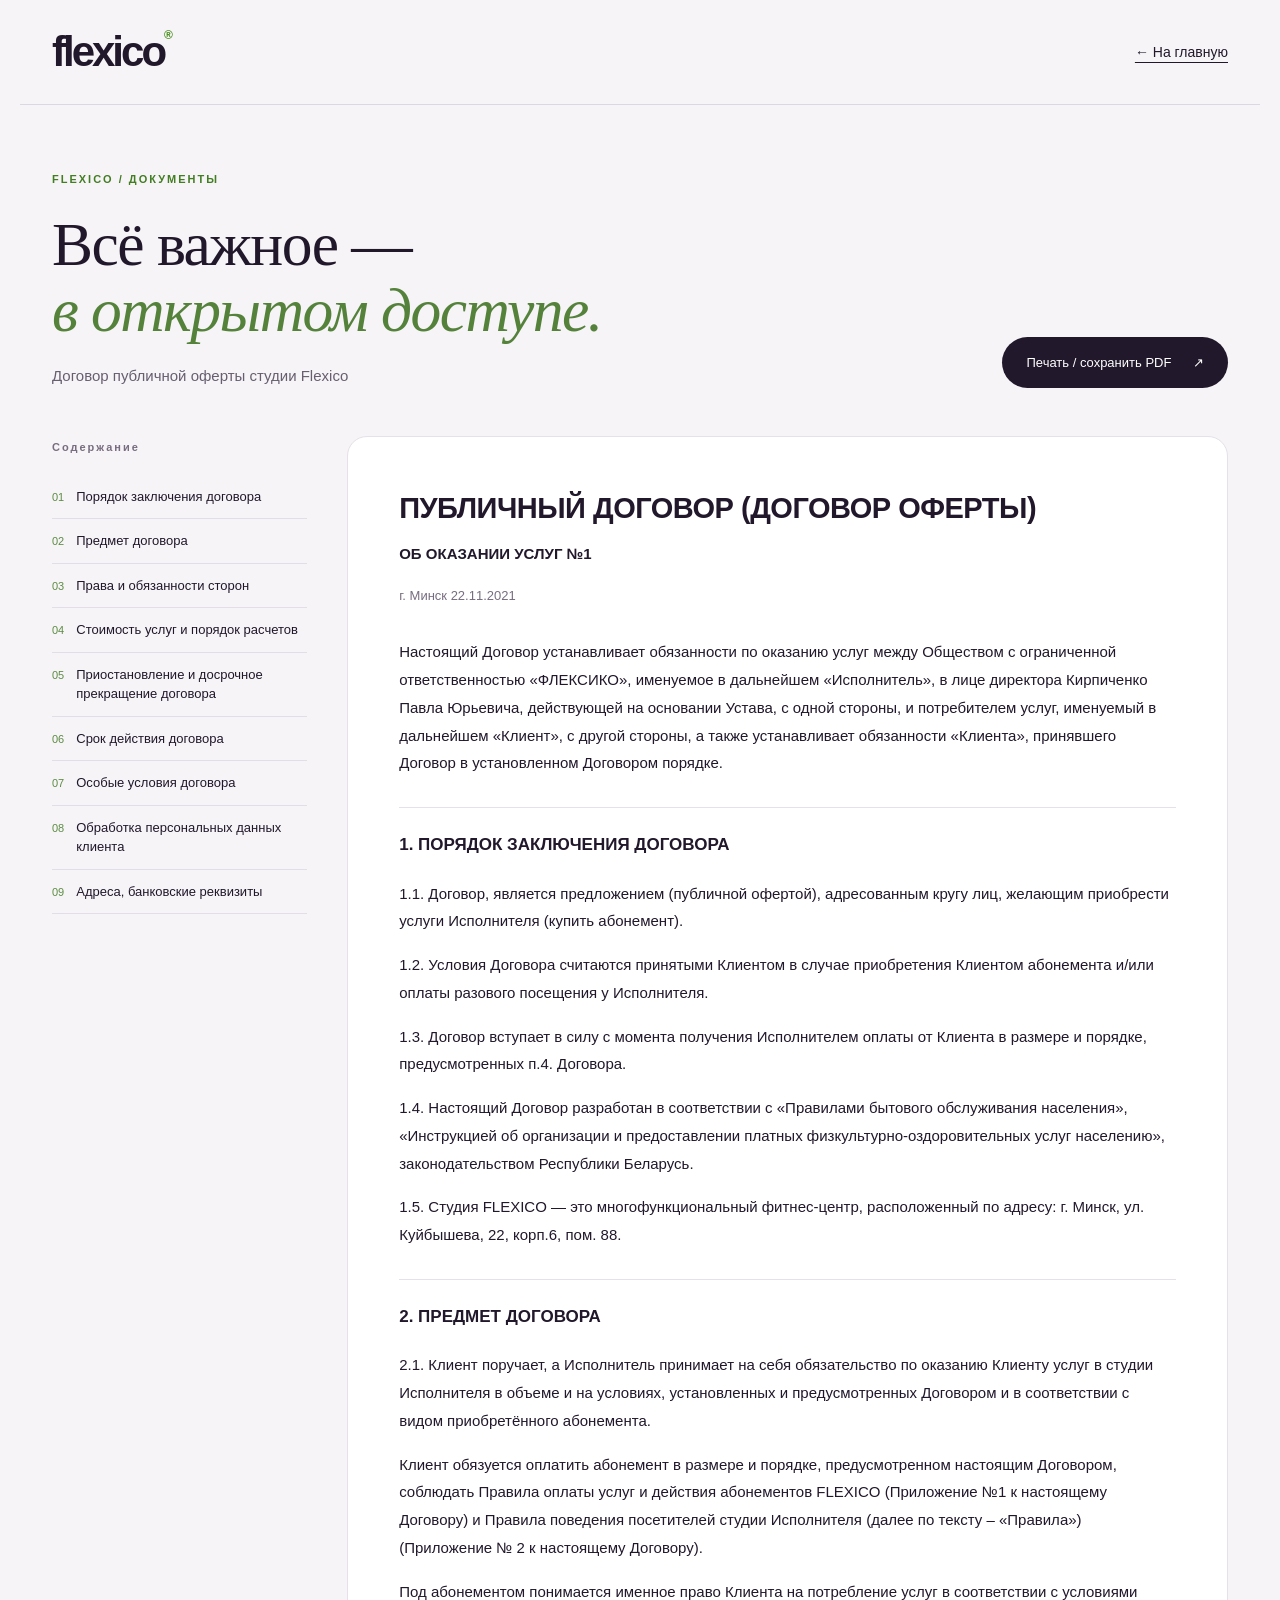
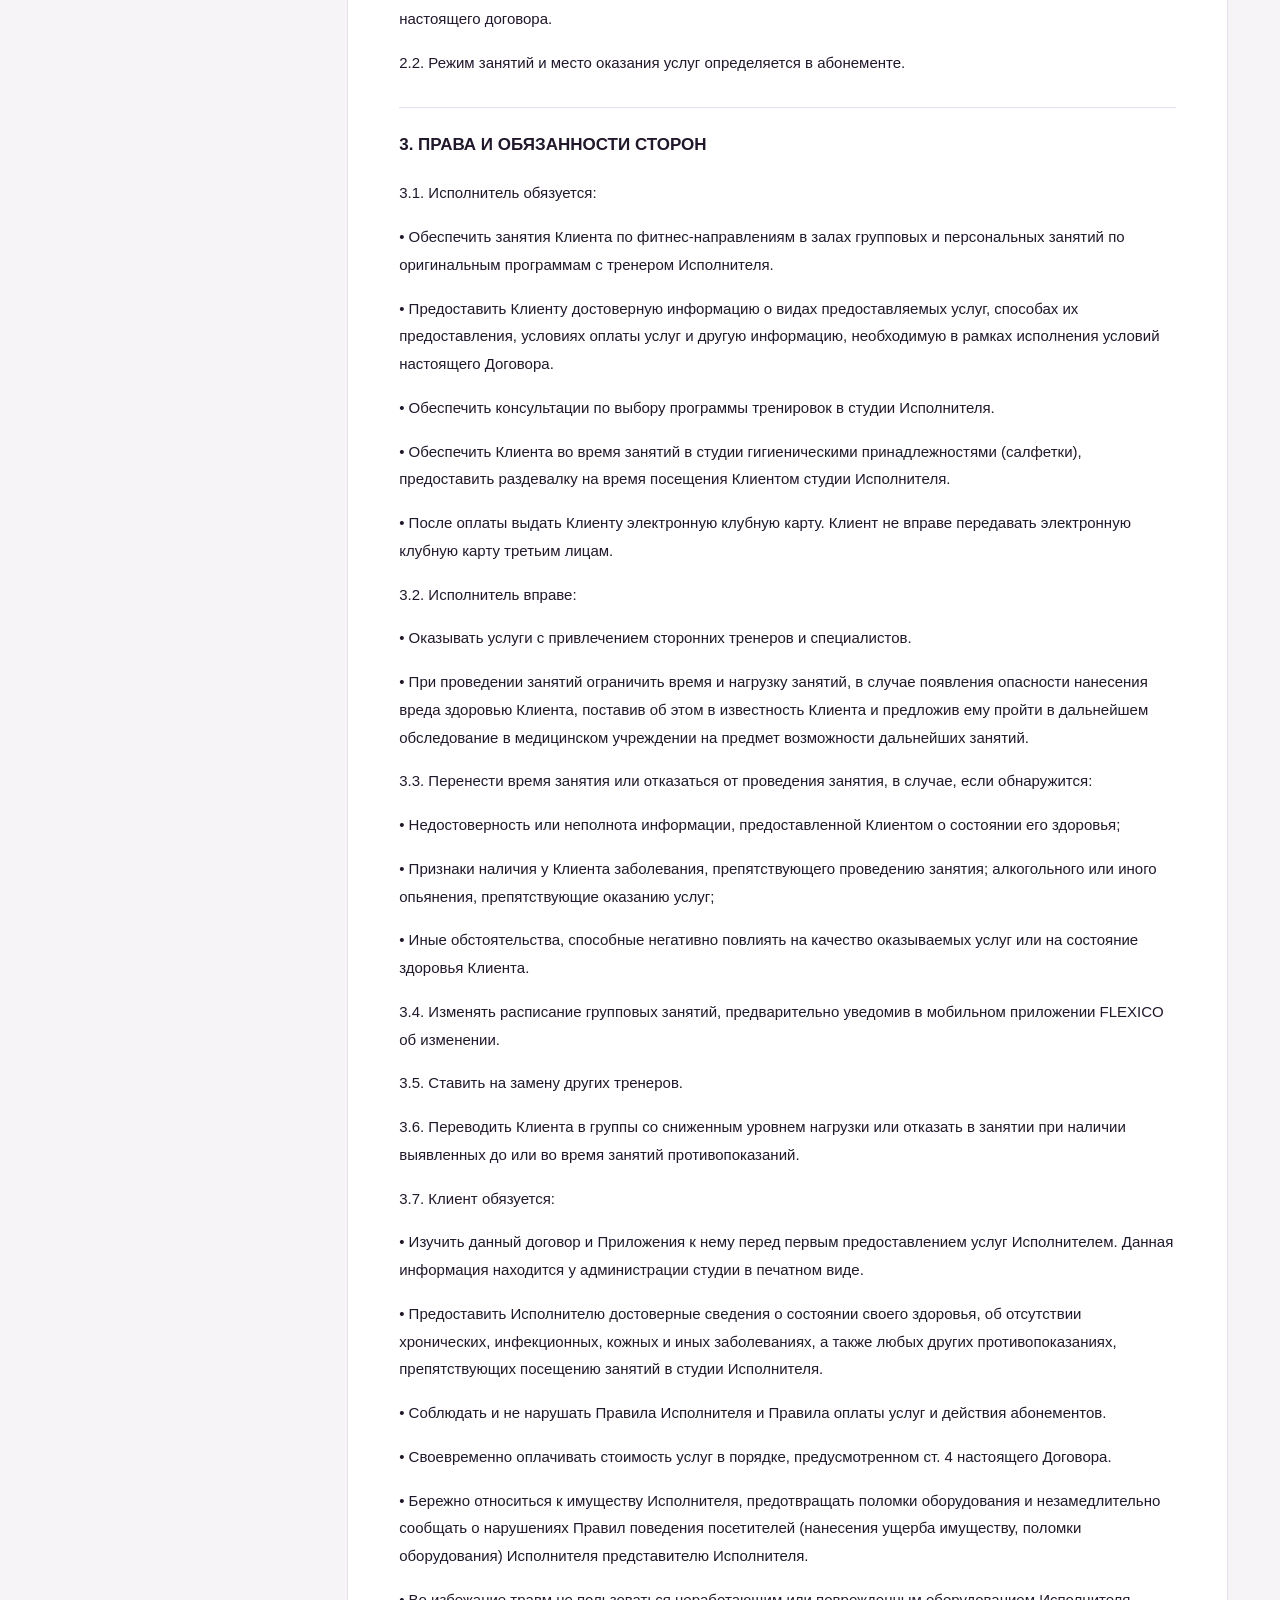
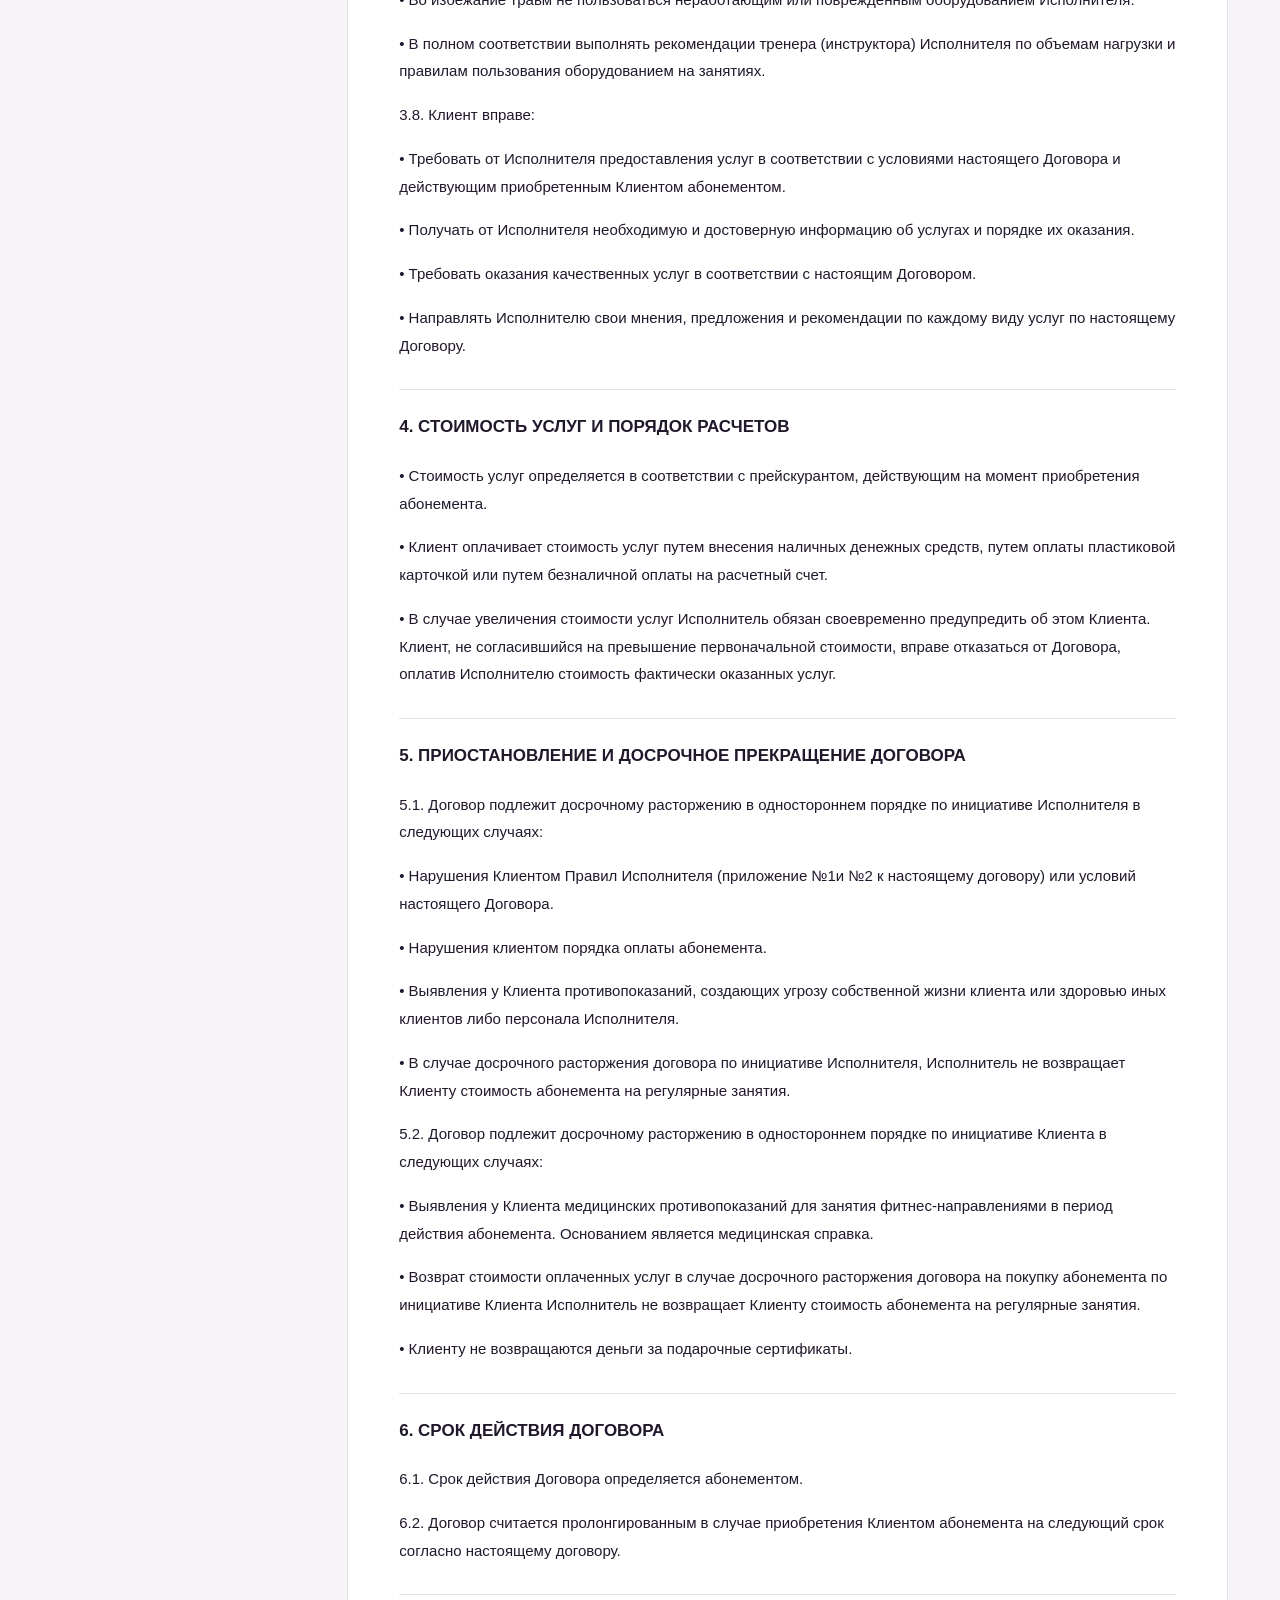
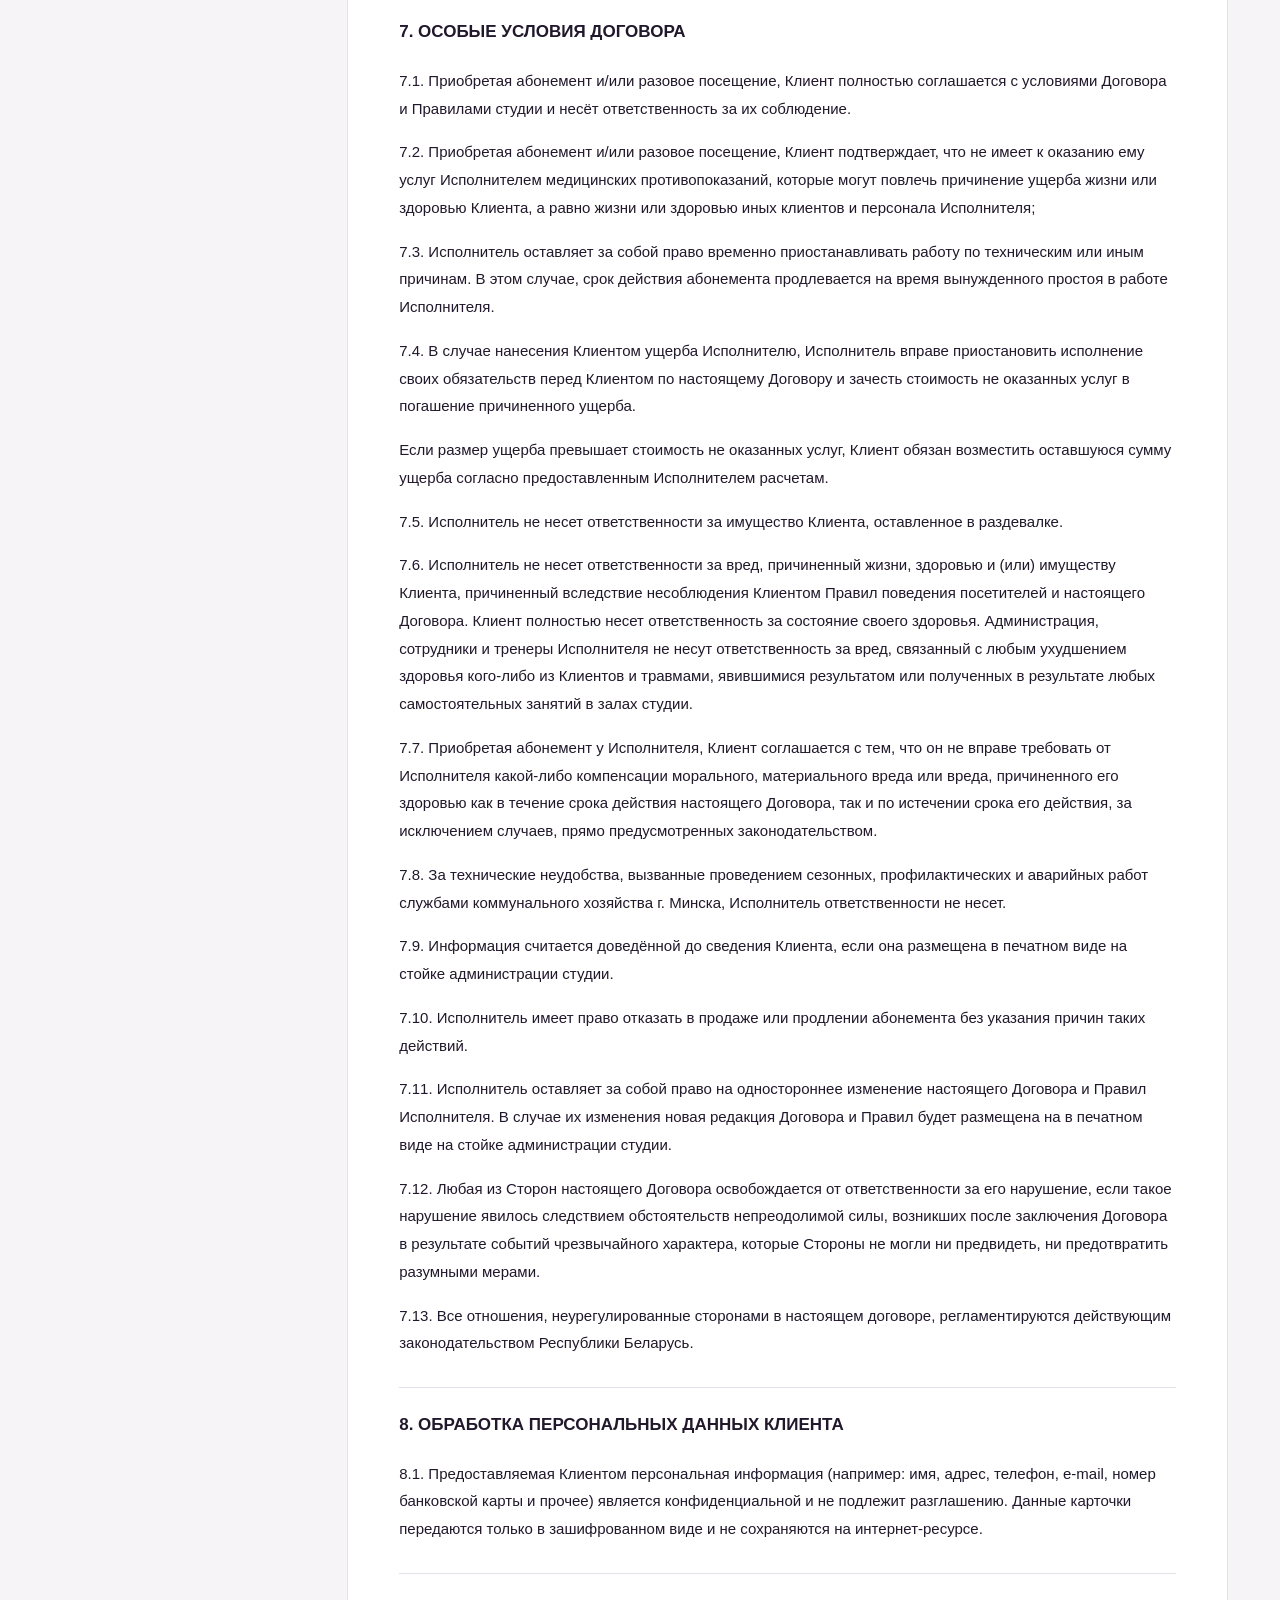
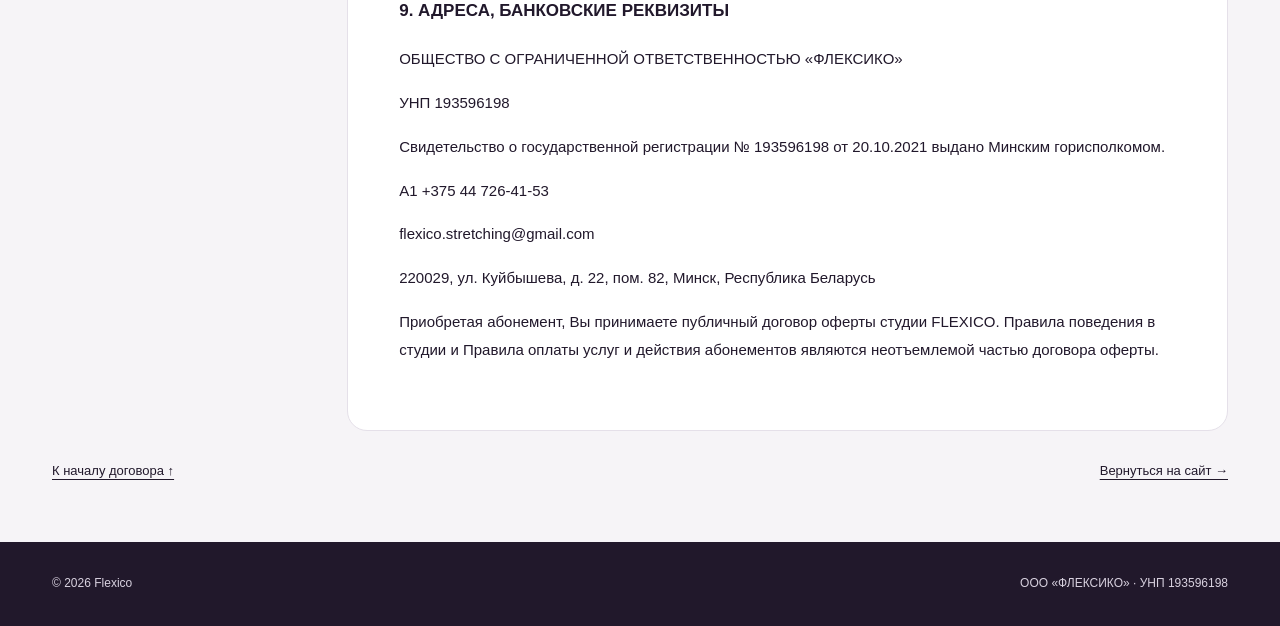
<file: offer.html>
<!doctype html>
<html lang="ru"><head><meta charset="utf-8"><meta name="viewport" content="width=device-width, initial-scale=1"><title>Договор публичной оферты — Flexico</title><meta name="description" content="Публичный договор об оказании услуг студии FLEXICO: условия, порядок оплаты, права и обязанности сторон, реквизиты."><link rel="canonical" href="https://flexico.by/offer.html"><meta name="theme-color" content="#21182b"><link rel="icon" href="upload/logo(2).png"><link rel="stylesheet" href="offer.css"></head>
<body><a class="skip-link" href="#document">Перейти к договору</a><header class="offer-header"><a class="wordmark" href="index.html" aria-label="Flexico — на главную">flexico<span>®</span></a><a class="back-link" href="index.html">← На главную</a></header><main><div class="offer-intro"><span class="eyebrow">FLEXICO / ДОКУМЕНТЫ</span><div class="intro-row"><div><p class="display-title">Всё важное —<br><em>в открытом доступе.</em></p><p class="intro-caption">Договор публичной оферты студии Flexico</p></div><button class="print-button" type="button" onclick="window.print()">Печать / сохранить PDF <span aria-hidden="true">↗</span></button></div></div><div class="offer-layout"><aside><nav aria-label="Разделы договора"><p class="nav-title">Содержание</p><a href="#section-1"><span>01</span>Порядок заключения договора</a><a href="#section-2"><span>02</span>Предмет договора</a><a href="#section-3"><span>03</span>Права и обязанности сторон</a><a href="#section-4"><span>04</span>Стоимость услуг и порядок расчетов</a><a href="#section-5"><span>05</span>Приостановление и досрочное прекращение договора</a><a href="#section-6"><span>06</span>Срок действия договора</a><a href="#section-7"><span>07</span>Особые условия договора</a><a href="#section-8"><span>08</span>Обработка персональных данных клиента</a><a href="#section-9"><span>09</span>Адреса, банковские реквизиты</a></nav></aside><article id="document" class="offer-document"><h1>ПУБЛИЧНЫЙ ДОГОВОР (ДОГОВОР ОФЕРТЫ)</h1><p class="offer-subtitle">ОБ ОКАЗАНИИ УСЛУГ №1</p><p class="offer-date">г. Минск 22.11.2021</p><p>Настоящий Договор устанавливает обязанности по оказанию услуг между Обществом с ограниченной ответственностью «ФЛЕКСИКО», именуемое в дальнейшем «Исполнитель», в лице директора Кирпиченко Павла Юрьевича, действующей на основании Устава, с одной стороны, и потребителем услуг, именуемый в дальнейшем «Клиент», с другой стороны, а также устанавливает обязанности «Клиента», принявшего Договор в установленном Договором порядке.</p><section class="offer-section" id="section-1"><h2>1. ПОРЯДОК ЗАКЛЮЧЕНИЯ ДОГОВОРА</h2><p>1.1. Договор, является предложением (публичной офертой), адресованным кругу лиц, желающим приобрести услуги Исполнителя (купить абонемент).</p><p>1.2. Условия Договора считаются принятыми Клиентом в случае приобретения Клиентом абонемента и/или оплаты разового посещения у Исполнителя.</p><p>1.3. Договор вступает в силу с момента получения Исполнителем оплаты от Клиента в размере и порядке, предусмотренных п.4. Договора.</p><p>1.4. Настоящий Договор разработан в соответствии с «Правилами бытового обслуживания населения», «Инструкцией об организации и предоставлении платных физкультурно-оздоровительных услуг населению», законодательством Республики Беларусь.</p><p>1.5. Студия FLEXICO — это многофункциональный фитнес-центр, расположенный по адресу: г. Минск, ул. Куйбышева, 22, корп.6, пом. 88.</p></section><section class="offer-section" id="section-2"><h2>2. ПРЕДМЕТ ДОГОВОРА</h2><p>2.1. Клиент поручает, а Исполнитель принимает на себя обязательство по оказанию Клиенту услуг в студии Исполнителя в объеме и на условиях, установленных и предусмотренных Договором и в соответствии с видом приобретённого абонемента.</p><p>Клиент обязуется оплатить абонемент в размере и порядке, предусмотренном настоящим Договором, соблюдать Правила оплаты услуг и действия абонементов FLEXICO (Приложение №1 к настоящему Договору) и Правила поведения посетителей студии Исполнителя (далее по тексту – «Правила») (Приложение № 2 к настоящему Договору).</p><p>Под абонементом понимается именное право Клиента на потребление услуг в соответствии с условиями настоящего договора.</p><p>2.2. Режим занятий и место оказания услуг определяется в абонементе.</p></section><section class="offer-section" id="section-3"><h2>3. ПРАВА И ОБЯЗАННОСТИ СТОРОН</h2><p>3.1. Исполнитель обязуется:</p><p>• Обеспечить занятия Клиента по фитнес-направлениям в залах групповых и персональных занятий по оригинальным программам с тренером Исполнителя.</p><p>• Предоставить Клиенту достоверную информацию о видах предоставляемых услуг, способах их предоставления, условиях оплаты услуг и другую информацию, необходимую в рамках исполнения условий настоящего Договора.</p><p>• Обеспечить консультации по выбору программы тренировок в студии Исполнителя.</p><p>• Обеспечить Клиента во время занятий в студии гигиеническими принадлежностями (салфетки), предоставить раздевалку на время посещения Клиентом студии Исполнителя.</p><p>• После оплаты выдать Клиенту электронную клубную карту. Клиент не вправе передавать электронную клубную карту третьим лицам.</p><p>3.2. Исполнитель вправе:</p><p>• Оказывать услуги с привлечением сторонних тренеров и специалистов.</p><p>• При проведении занятий ограничить время и нагрузку занятий, в случае появления опасности нанесения вреда здоровью Клиента, поставив об этом в известность Клиента и предложив ему пройти в дальнейшем обследование в медицинском учреждении на предмет возможности дальнейших занятий.</p><p>3.3. Перенести время занятия или отказаться от проведения занятия, в случае, если обнаружится:</p><p>• Недостоверность или неполнота информации, предоставленной Клиентом о состоянии его здоровья;</p><p>• Признаки наличия у Клиента заболевания, препятствующего проведению занятия; алкогольного или иного опьянения, препятствующие оказанию услуг;</p><p>• Иные обстоятельства, способные негативно повлиять на качество оказываемых услуг или на состояние здоровья Клиента.</p><p>3.4. Изменять расписание групповых занятий, предварительно уведомив в мобильном приложении FLEXICO об изменении.</p><p>3.5. Ставить на замену других тренеров.</p><p>3.6. Переводить Клиента в группы со сниженным уровнем нагрузки или отказать в занятии при наличии выявленных до или во время занятий противопоказаний.</p><p>3.7. Клиент обязуется:</p><p>• Изучить данный договор и Приложения к нему перед первым предоставлением услуг Исполнителем. Данная информация находится у администрации студии в печатном виде.</p><p>• Предоставить Исполнителю достоверные сведения о состоянии своего здоровья, об отсутствии хронических, инфекционных, кожных и иных заболеваниях, а также любых других противопоказаниях, препятствующих посещению занятий в студии Исполнителя.</p><p>• Соблюдать и не нарушать Правила Исполнителя и Правила оплаты услуг и действия абонементов.</p><p>• Своевременно оплачивать стоимость услуг в порядке, предусмотренном ст. 4 настоящего Договора.</p><p>• Бережно относиться к имуществу Исполнителя, предотвращать поломки оборудования и незамедлительно сообщать о нарушениях Правил поведения посетителей (нанесения ущерба имуществу, поломки оборудования) Исполнителя представителю Исполнителя.</p><p>• Во избежание травм не пользоваться неработающим или поврежденным оборудованием Исполнителя.</p><p>• В полном соответствии выполнять рекомендации тренера (инструктора) Исполнителя по объемам нагрузки и правилам пользования оборудованием на занятиях.</p><p>3.8. Клиент вправе:</p><p>• Требовать от Исполнителя предоставления услуг в соответствии с условиями настоящего Договора и действующим приобретенным Клиентом абонементом.</p><p>• Получать от Исполнителя необходимую и достоверную информацию об услугах и порядке их оказания.</p><p>• Требовать оказания качественных услуг в соответствии с настоящим Договором.</p><p>• Направлять Исполнителю свои мнения, предложения и рекомендации по каждому виду услуг по настоящему Договору.</p></section><section class="offer-section" id="section-4"><h2>4. СТОИМОСТЬ УСЛУГ И ПОРЯДОК РАСЧЕТОВ</h2><p>• Стоимость услуг определяется в соответствии с прейскурантом, действующим на момент приобретения абонемента.</p><p>• Клиент оплачивает стоимость услуг путем внесения наличных денежных средств, путем оплаты пластиковой карточкой или путем безналичной оплаты на расчетный счет.</p><p>• В случае увеличения стоимости услуг Исполнитель обязан своевременно предупредить об этом Клиента. Клиент, не согласившийся на превышение первоначальной стоимости, вправе отказаться от Договора, оплатив Исполнителю стоимость фактически оказанных услуг.</p></section><section class="offer-section" id="section-5"><h2>5. ПРИОСТАНОВЛЕНИЕ И ДОСРОЧНОЕ ПРЕКРАЩЕНИЕ ДОГОВОРА</h2><p>5.1. Договор подлежит досрочному расторжению в одностороннем порядке по инициативе Исполнителя в следующих случаях:</p><p>• Нарушения Клиентом Правил Исполнителя (приложение №1и №2 к настоящему договору) или условий настоящего Договора.</p><p>• Нарушения клиентом порядка оплаты абонемента.</p><p>• Выявления у Клиента противопоказаний, создающих угрозу собственной жизни клиента или здоровью иных клиентов либо персонала Исполнителя.</p><p>• В случае досрочного расторжения договора по инициативе Исполнителя, Исполнитель не возвращает Клиенту стоимость абонемента на регулярные занятия.</p><p>5.2. Договор подлежит досрочному расторжению в одностороннем порядке по инициативе Клиента в следующих случаях:</p><p>• Выявления у Клиента медицинских противопоказаний для занятия фитнес-направлениями в период действия абонемента. Основанием является медицинская справка.</p><p>• Возврат стоимости оплаченных услуг в случае досрочного расторжения договора на покупку абонемента по инициативе Клиента Исполнитель не возвращает Клиенту стоимость абонемента на регулярные занятия.</p><p>• Клиенту не возвращаются деньги за подарочные сертификаты.</p></section><section class="offer-section" id="section-6"><h2>6. СРОК ДЕЙСТВИЯ ДОГОВОРА</h2><p>6.1. Срок действия Договора определяется абонементом.</p><p>6.2. Договор считается пролонгированным в случае приобретения Клиентом абонемента на следующий срок согласно настоящему договору.</p></section><section class="offer-section" id="section-7"><h2>7. ОСОБЫЕ УСЛОВИЯ ДОГОВОРА</h2><p>7.1. Приобретая абонемент и/или разовое посещение, Клиент полностью соглашается с условиями Договора и Правилами студии и несёт ответственность за их соблюдение.</p><p>7.2. Приобретая абонемент и/или разовое посещение, Клиент подтверждает, что не имеет к оказанию ему услуг Исполнителем медицинских противопоказаний, которые могут повлечь причинение ущерба жизни или здоровью Клиента, а равно жизни или здоровью иных клиентов и персонала Исполнителя;</p><p>7.3. Исполнитель оставляет за собой право временно приостанавливать работу по техническим или иным причинам. В этом случае, срок действия абонемента продлевается на время вынужденного простоя в работе Исполнителя.</p><p>7.4. В случае нанесения Клиентом ущерба Исполнителю, Исполнитель вправе приостановить исполнение своих обязательств перед Клиентом по настоящему Договору и зачесть стоимость не оказанных услуг в погашение причиненного ущерба.</p><p>Если размер ущерба превышает стоимость не оказанных услуг, Клиент обязан возместить оставшуюся сумму ущерба согласно предоставленным Исполнителем расчетам.</p><p>7.5. Исполнитель не несет ответственности за имущество Клиента, оставленное в раздевалке.</p><p>7.6. Исполнитель не несет ответственности за вред, причиненный жизни, здоровью и (или) имуществу Клиента, причиненный вследствие несоблюдения Клиентом Правил поведения посетителей и настоящего Договора. Клиент полностью несет ответственность за состояние своего здоровья. Администрация, сотрудники и тренеры Исполнителя не несут ответственность за вред, связанный с любым ухудшением здоровья кого-либо из Клиентов и травмами, явившимися результатом или полученных в результате любых самостоятельных занятий в залах студии.</p><p>7.7. Приобретая абонемент у Исполнителя, Клиент соглашается с тем, что он не вправе требовать от Исполнителя какой-либо компенсации морального, материального вреда или вреда, причиненного его здоровью как в течение срока действия настоящего Договора, так и по истечении срока его действия, за исключением случаев, прямо предусмотренных законодательством.</p><p>7.8. За технические неудобства, вызванные проведением сезонных, профилактических и аварийных работ службами коммунального хозяйства г. Минска, Исполнитель ответственности не несет.</p><p>7.9. Информация считается доведённой до сведения Клиента, если она размещена в печатном виде на стойке администрации студии.</p><p>7.10. Исполнитель имеет право отказать в продаже или продлении абонемента без указания причин таких действий.</p><p>7.11. Исполнитель оставляет за собой право на одностороннее изменение настоящего Договора и Правил Исполнителя. В случае их изменения новая редакция Договора и Правил будет размещена на в печатном виде на стойке администрации студии.</p><p>7.12. Любая из Сторон настоящего Договора освобождается от ответственности за его нарушение, если такое нарушение явилось следствием обстоятельств непреодолимой силы, возникших после заключения Договора в результате событий чрезвычайного характера, которые Стороны не могли ни предвидеть, ни предотвратить разумными мерами.</p><p>7.13. Все отношения, неурегулированные сторонами в настоящем договоре, регламентируются действующим законодательством Республики Беларусь.</p></section><section class="offer-section" id="section-8"><h2>8. ОБРАБОТКА ПЕРСОНАЛЬНЫХ ДАННЫХ КЛИЕНТА</h2><p>8.1. Предоставляемая Клиентом персональная информация (например: имя, адрес, телефон, e-mail, номер банковской карты и прочее) является конфиденциальной и не подлежит разглашению. Данные карточки передаются только в зашифрованном виде и не сохраняются на интернет-ресурсе.</p></section><section class="offer-section" id="section-9"><h2>9. АДРЕСА, БАНКОВСКИЕ РЕКВИЗИТЫ</h2><p>ОБЩЕСТВО С ОГРАНИЧЕННОЙ ОТВЕТСТВЕННОСТЬЮ «ФЛЕКСИКО»</p><p>УНП 193596198</p><p>Свидетельство о государственной регистрации № 193596198 от 20.10.2021 выдано Минским горисполкомом.</p><p>А1 +375 44 726-41-53</p><p>flexico.stretching@gmail.com</p><p>220029, ул. Куйбышева, д. 22, пом. 82, Минск, Республика Беларусь</p><p>Приобретая абонемент, Вы принимаете публичный договор оферты студии FLEXICO. Правила поведения в студии и Правила оплаты услуг и действия абонементов являются неотъемлемой частью договора оферты.</p></section></article></div><div class="offer-end"><a href="#document">К началу договора ↑</a><a href="index.html">Вернуться на сайт →</a></div></main><footer class="offer-footer"><span>© 2026 Flexico</span><span>ООО «ФЛЕКСИКО» · УНП 193596198</span></footer></body></html>
</file>
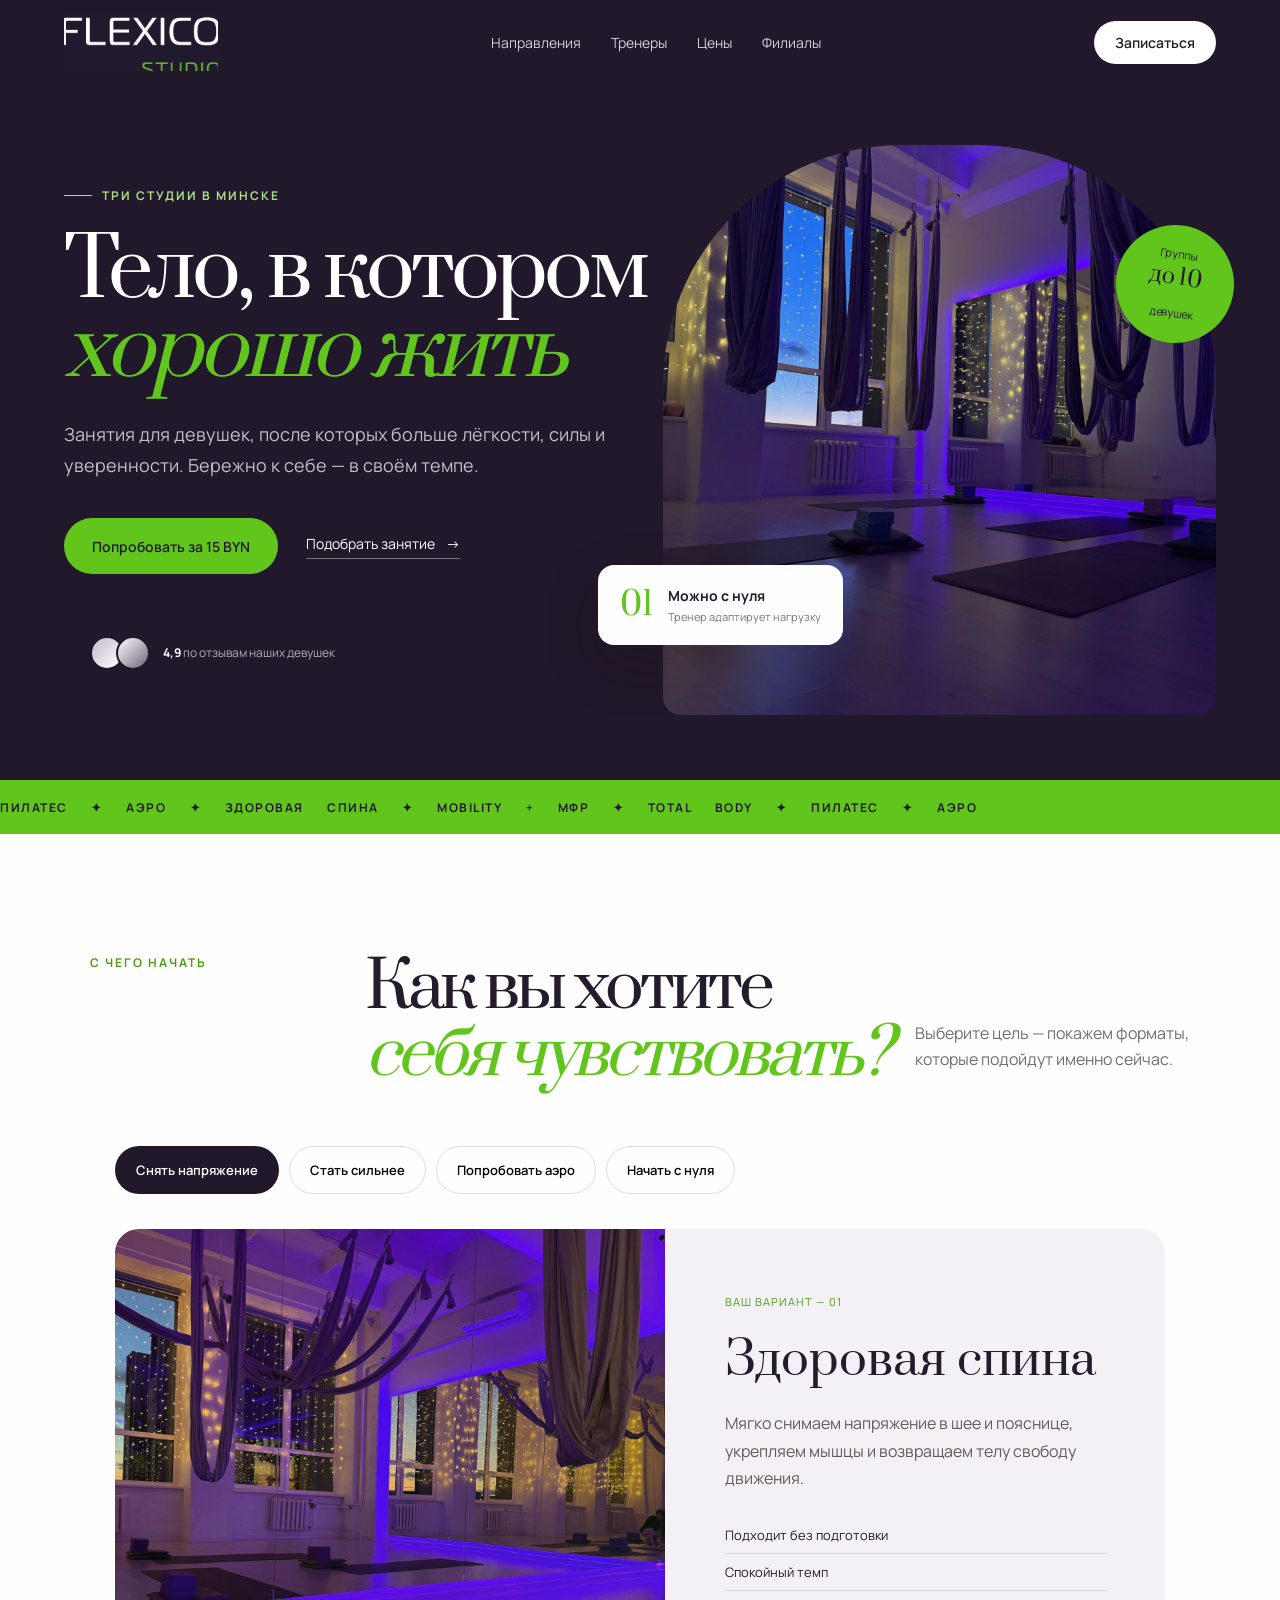
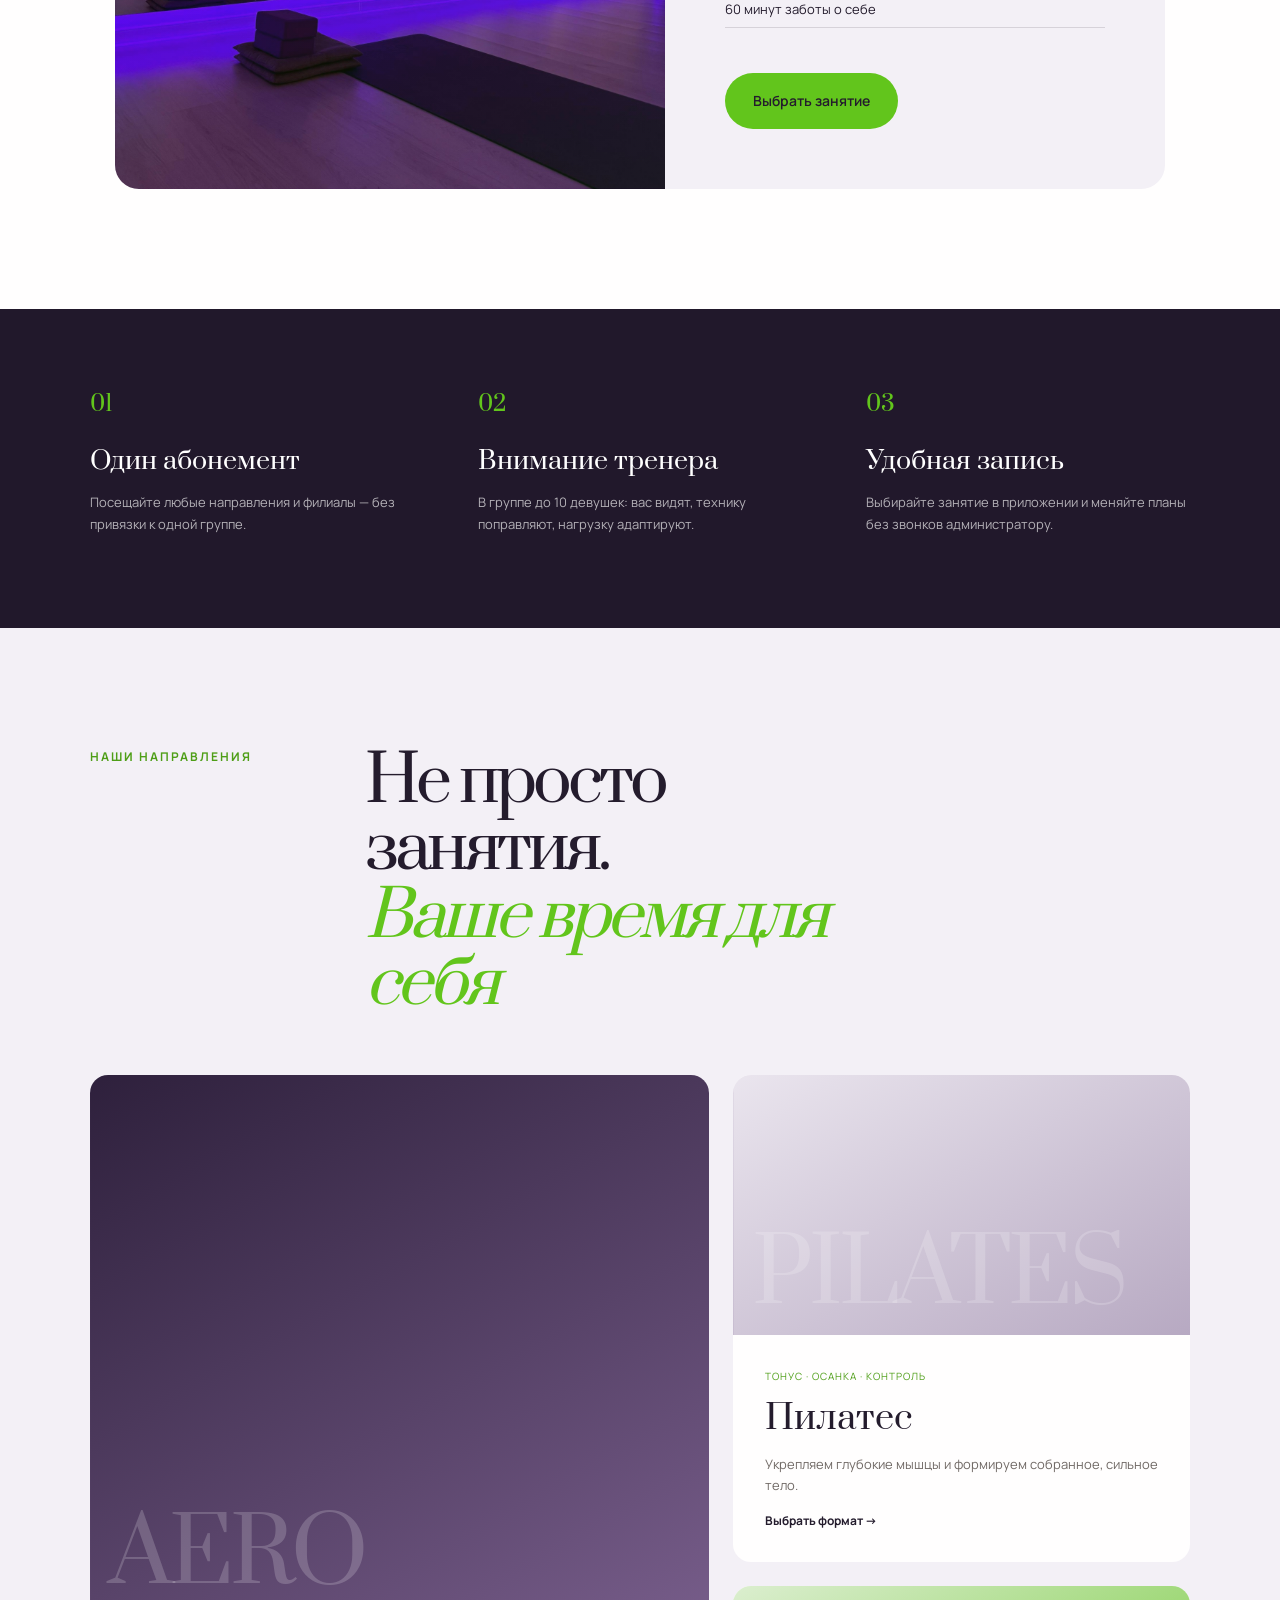
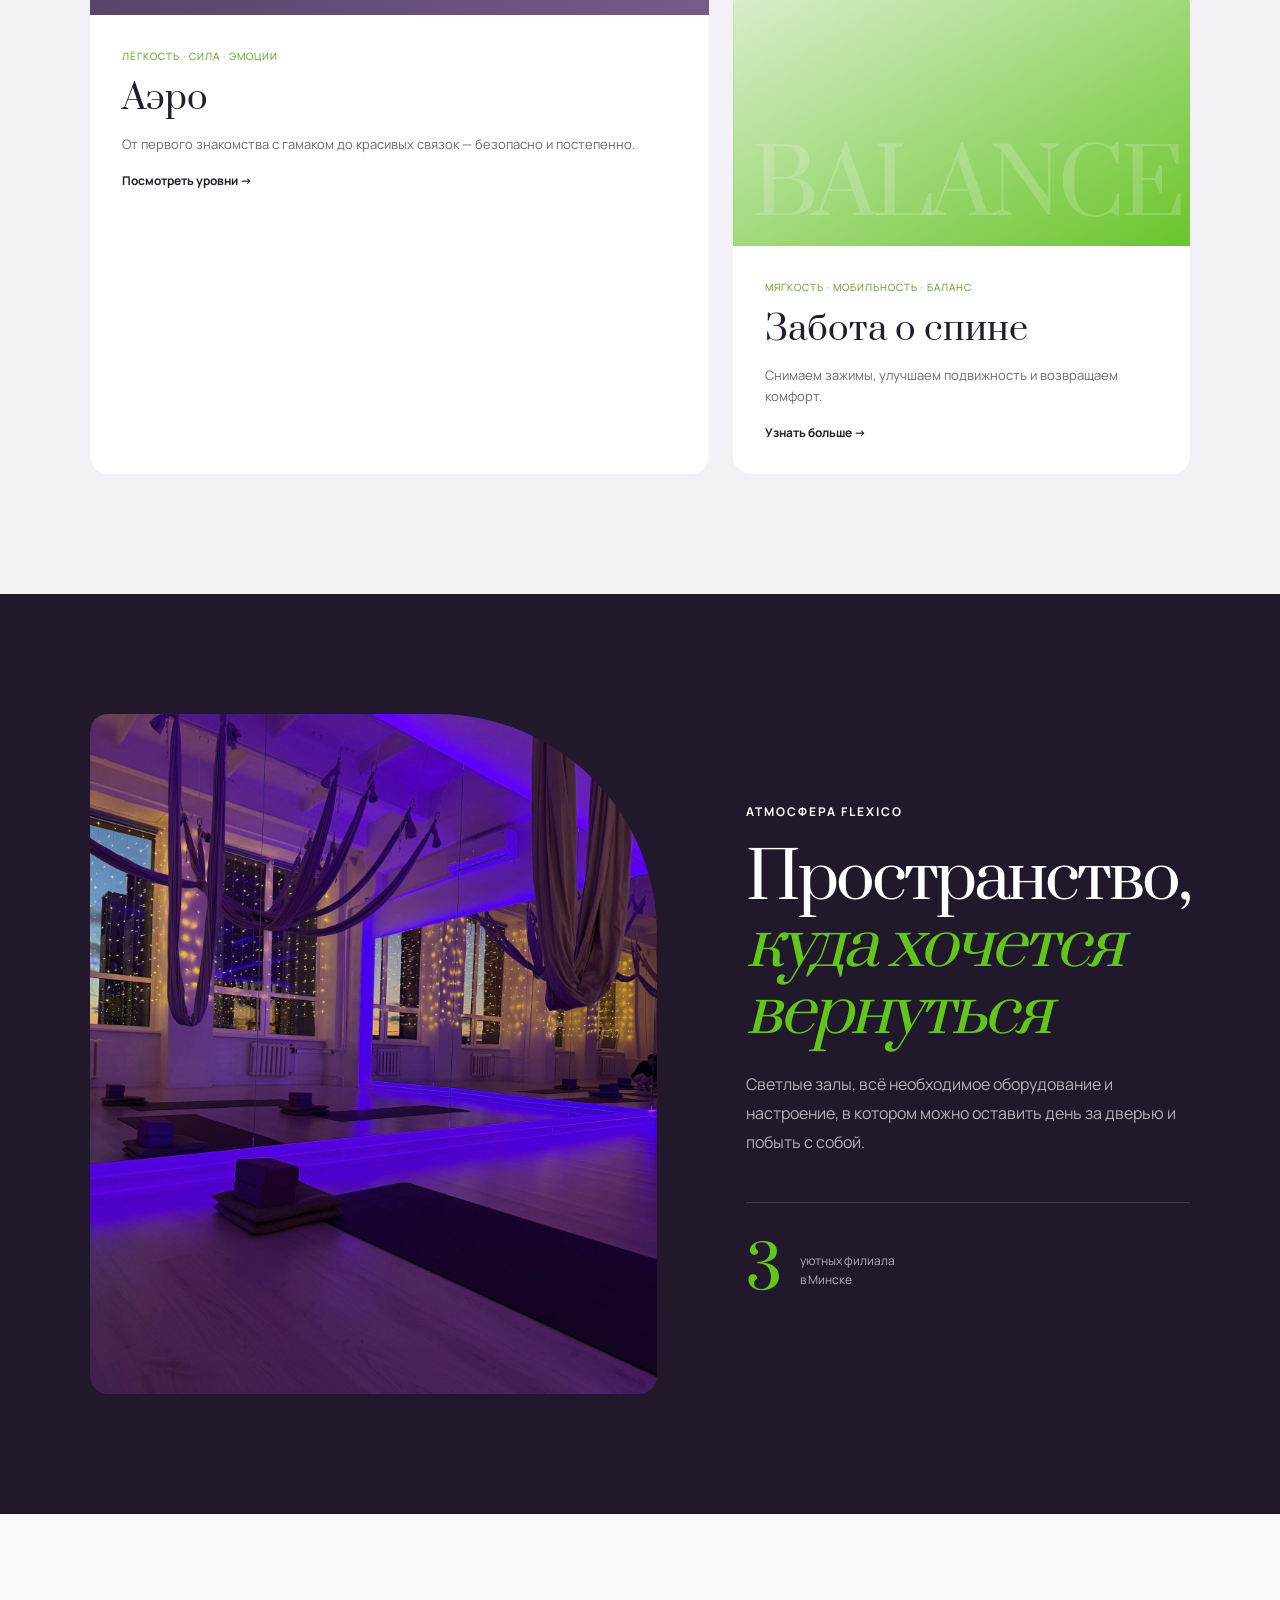
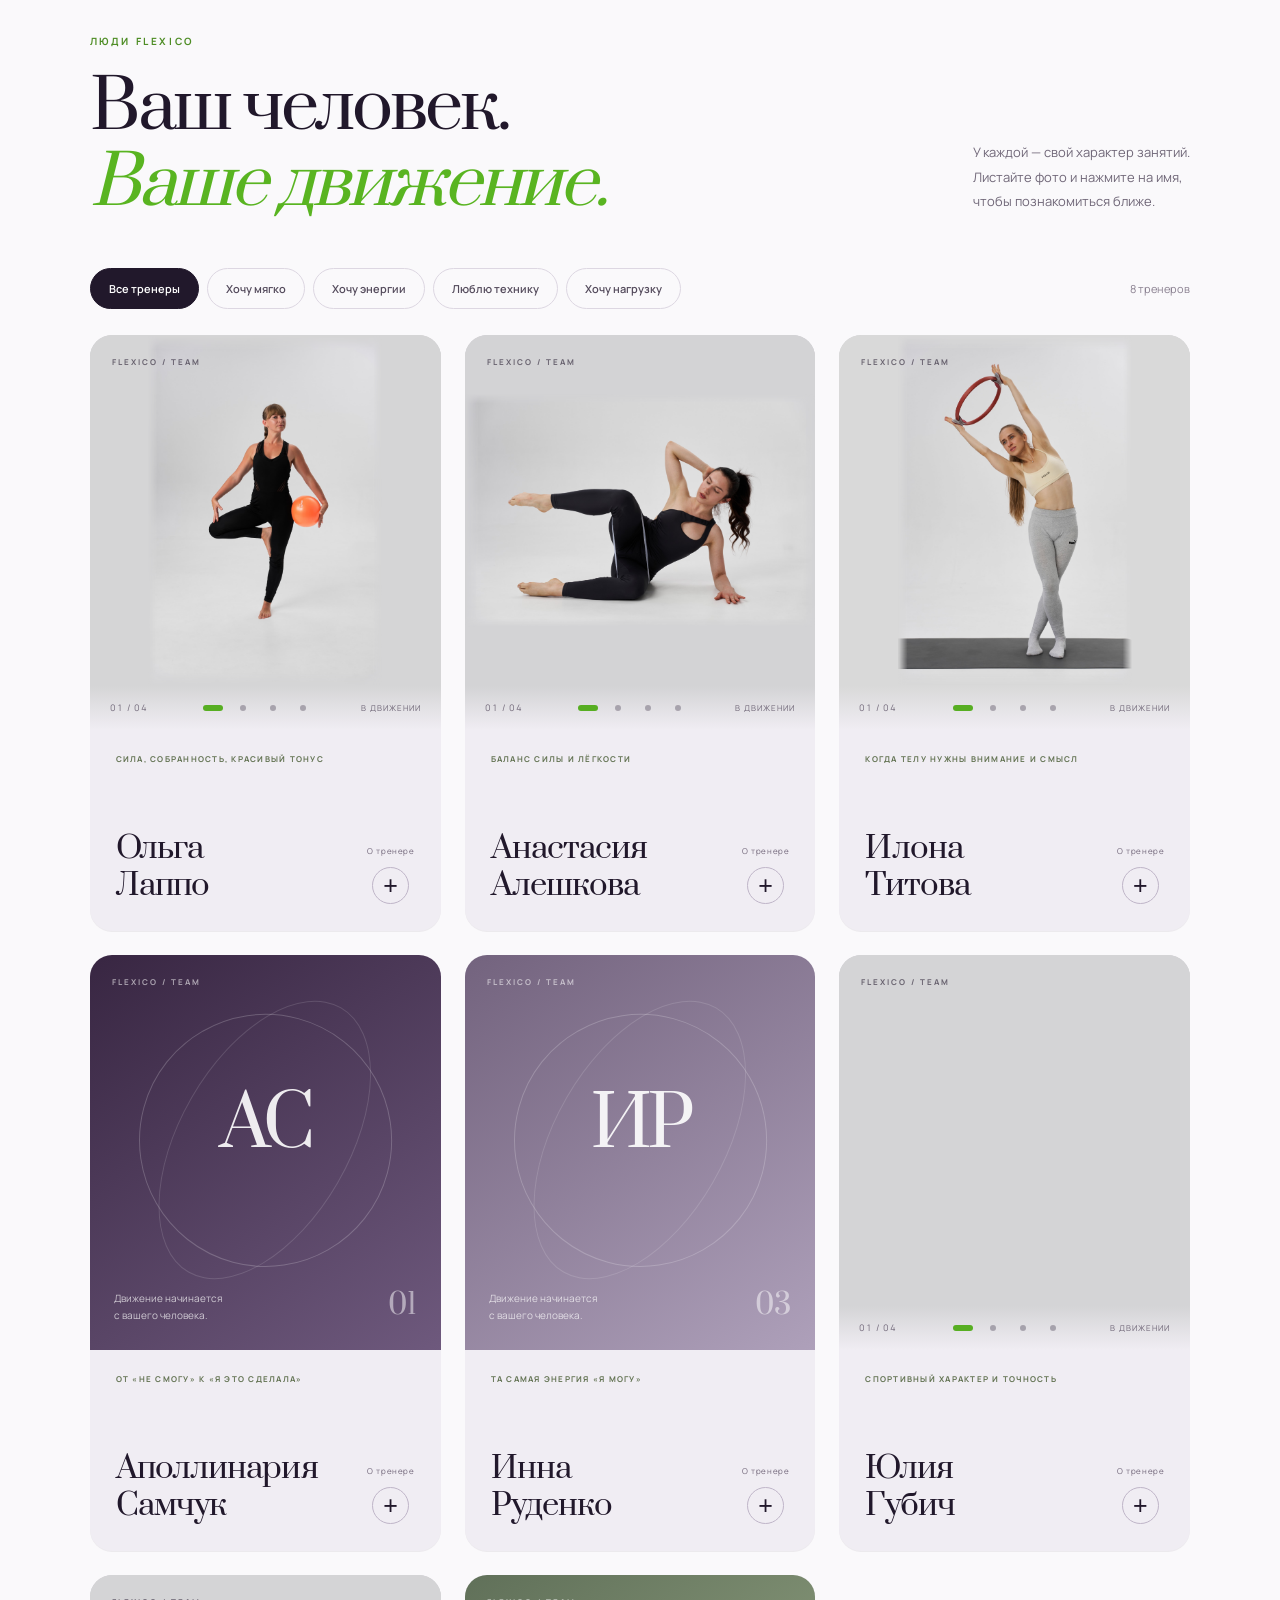
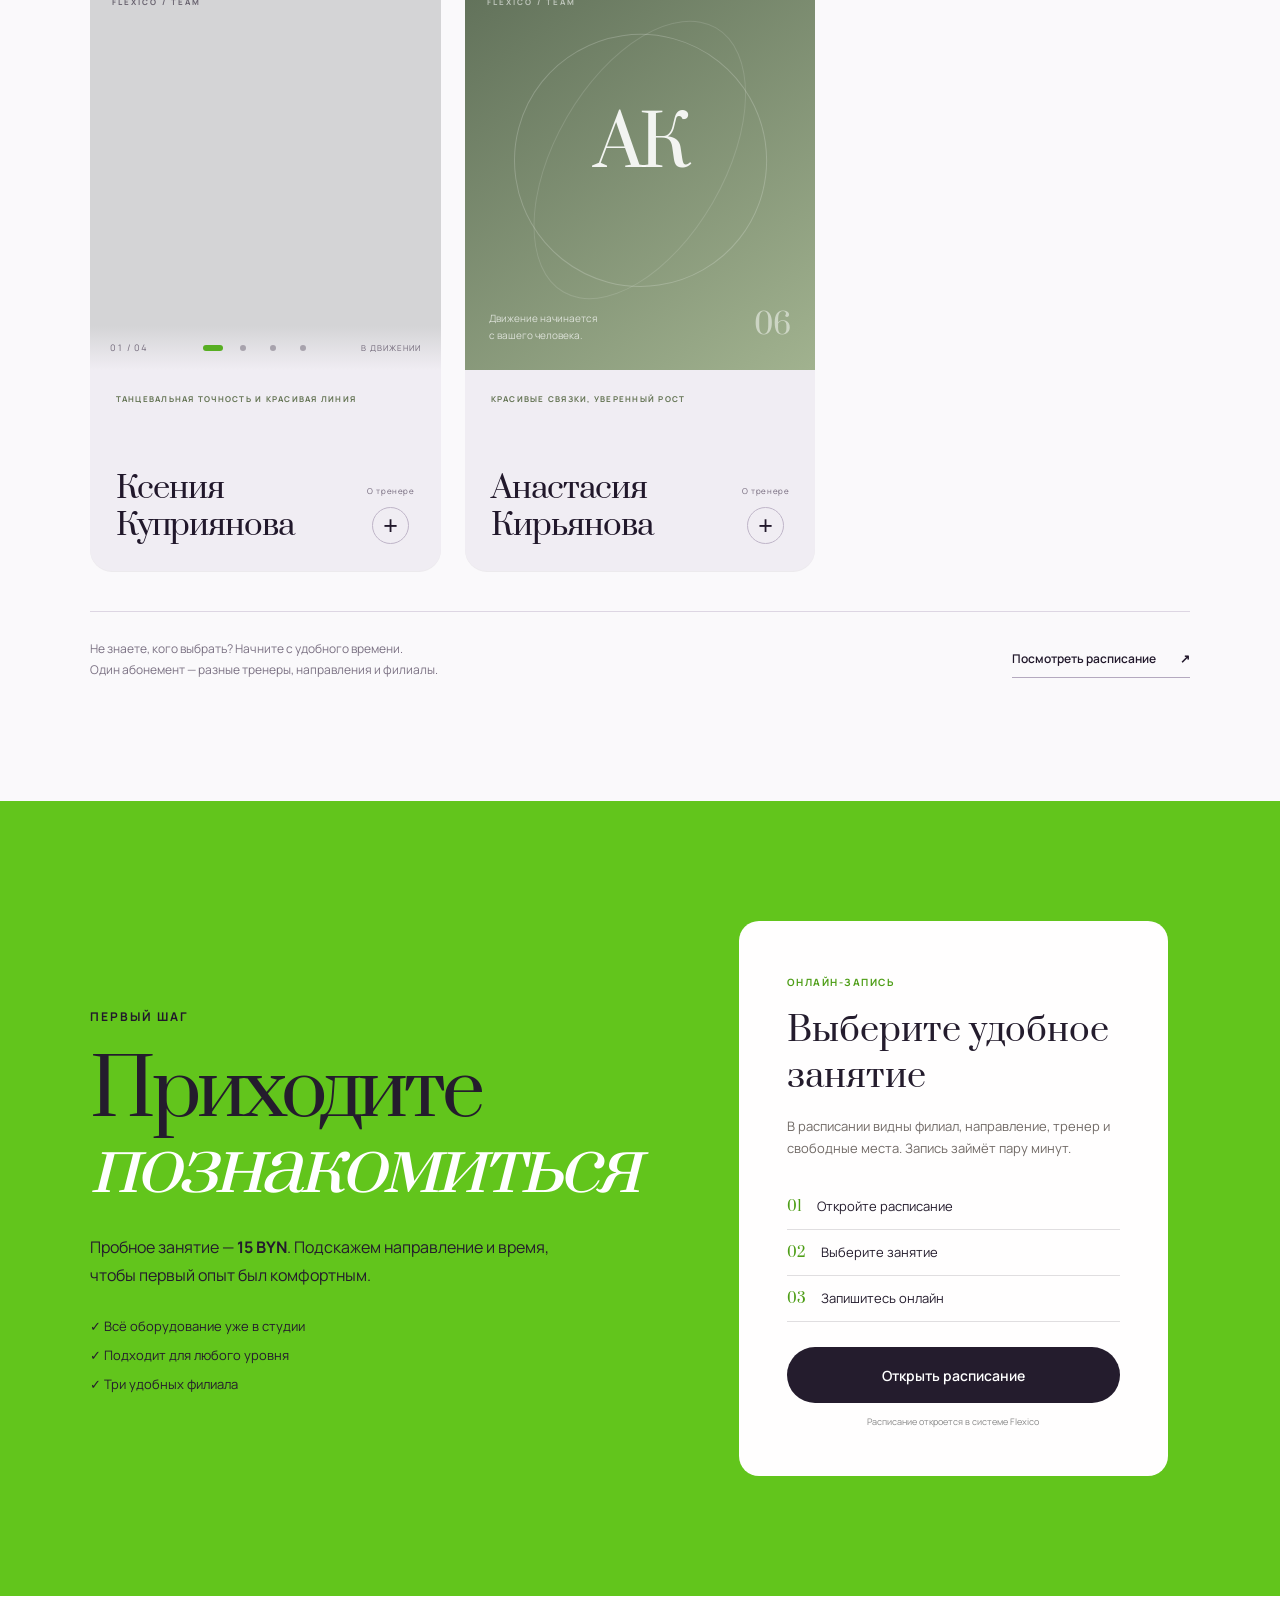
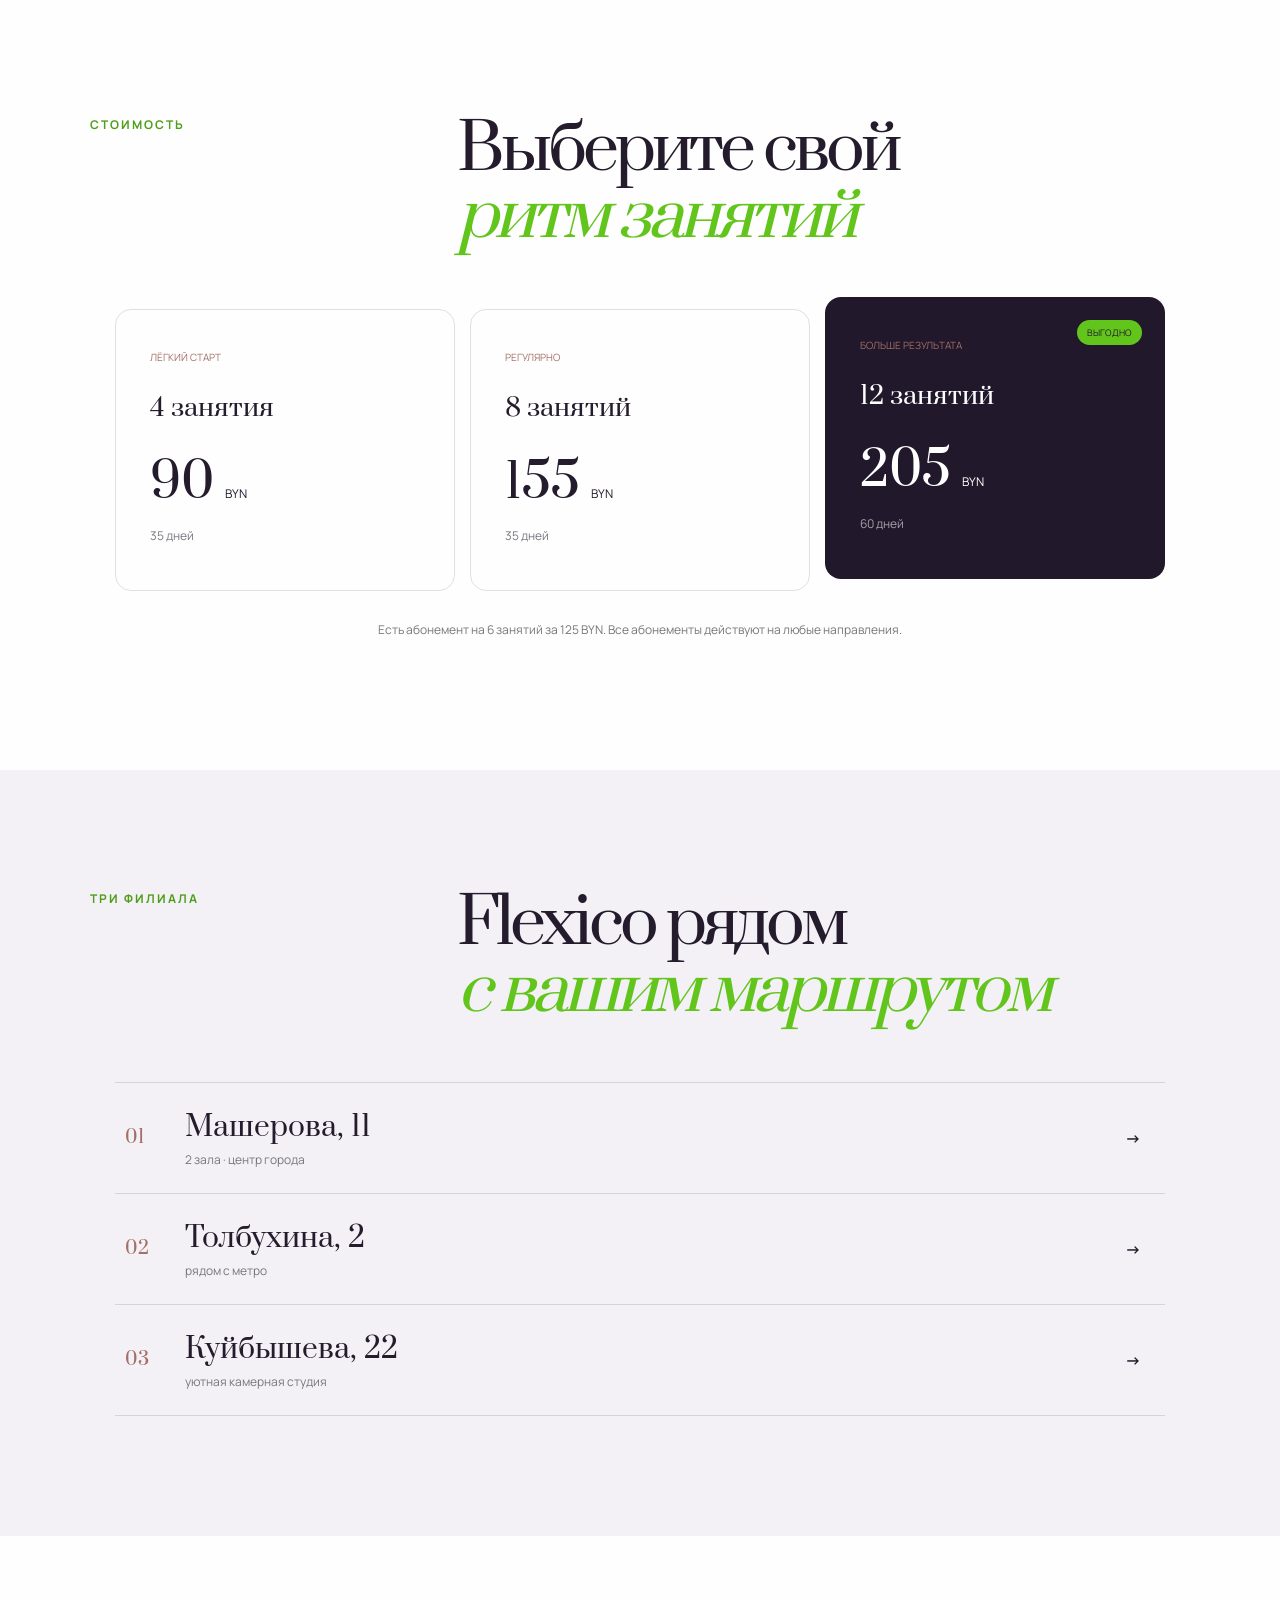
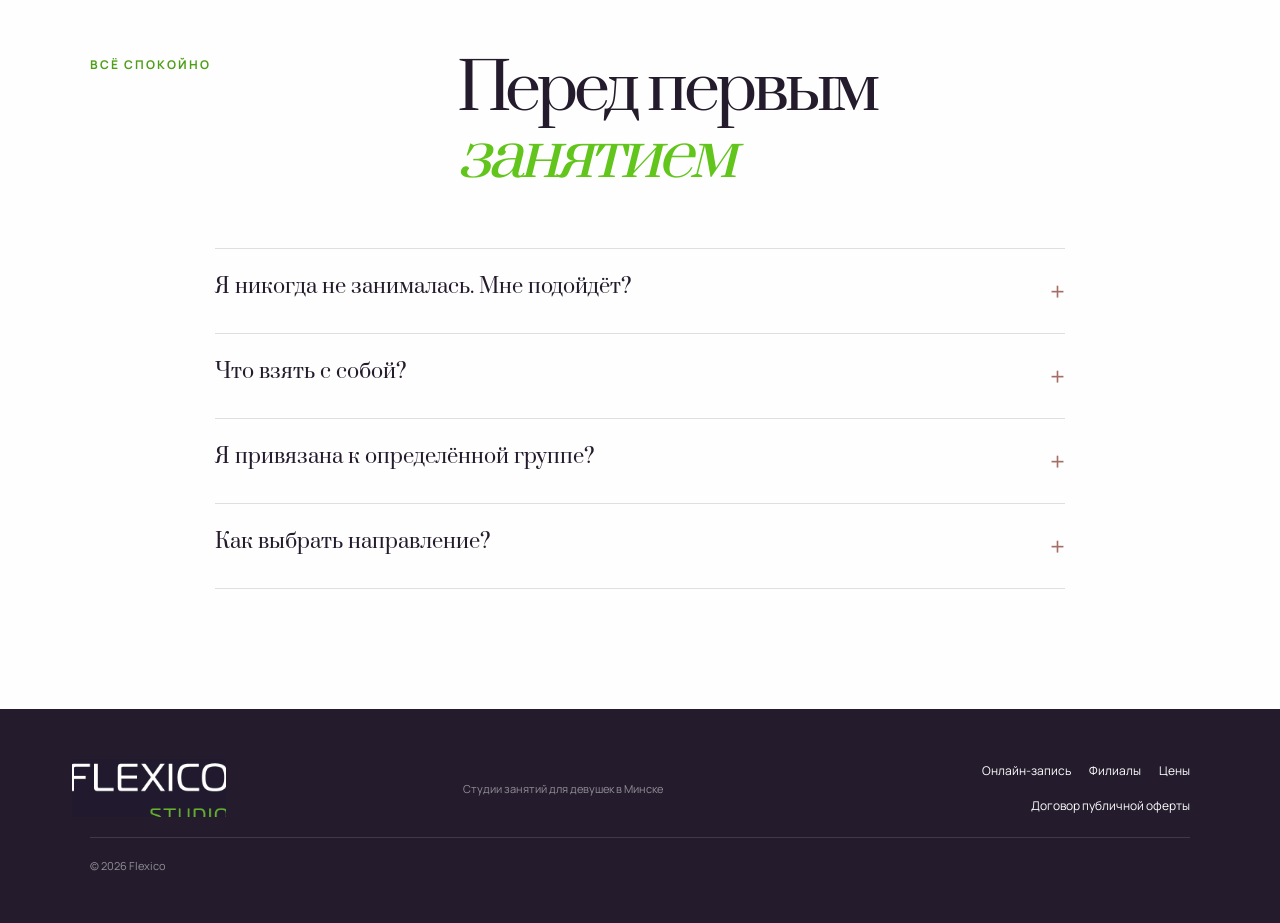
<file: privacy.html>
<!doctype html><html lang="ru"><head><meta charset="utf-8"><meta name="viewport" content="width=device-width,initial-scale=1"><title>Flexico</title><meta name="robots" content="noindex"><link rel="canonical" href="https://flexico.by/"><meta http-equiv="refresh" content="0;url=/"></head><body><p><a href="/">Перейти на главную страницу Flexico</a></p><script>location.replace('/');</script></body></html>
</file>
<file: styles.css>
:root{--ink:#292624;--cream:#f5f0e8;--paper:#fffdf9;--rose:#d9a49c;--deep:#513b37;--line:rgba(41,38,36,.14)}*{box-sizing:border-box}html{scroll-behavior:smooth}body{margin:0;background:var(--paper);color:var(--ink);font-family:Manrope,Arial,sans-serif}a{color:inherit;text-decoration:none}.header{height:84px;padding:0 5vw;display:flex;align-items:center;justify-content:space-between;position:absolute;z-index:10;width:100%;color:white}.logo{font:32px Prata,serif;letter-spacing:-2px}.logo span{color:var(--rose)}.nav{display:flex;gap:30px;font-size:14px}.nav a{opacity:.8}.nav a:hover{opacity:1}.button{display:inline-flex;justify-content:center;align-items:center;min-height:56px;padding:0 28px;border:0;border-radius:100px;background:var(--ink);color:#fff;font:600 14px Manrope;cursor:pointer;transition:.25s}.button:hover{transform:translateY(-2px);background:#000}.button-small{min-height:43px;padding:0 21px;background:white;color:var(--ink)}.menu{display:none;background:none;border:0}.hero{min-height:780px;background:var(--deep);color:#fff;display:grid;grid-template-columns:52% 48%;padding:145px 5vw 65px;overflow:hidden}.hero-copy{max-width:690px;align-self:center}.eyebrow,.kicker{font-size:12px;text-transform:uppercase;letter-spacing:2px;font-weight:700}.eyebrow{display:flex;align-items:center;gap:10px;color:#e5c7c1}.eyebrow span{width:28px;height:1px;background:currentColor}.hero h1,.section-head h2,.trial h2{font:400 clamp(54px,6.3vw,105px)/.99 Prata,serif;letter-spacing:-4px;margin:28px 0}.hero h1 em,.section-head em,.trial h2 em{font-style:italic;color:var(--rose)}.hero-copy>p{font-size:18px;line-height:1.7;max-width:570px;color:rgba(255,255,255,.72)}.hero-actions{display:flex;gap:28px;align-items:center;margin-top:38px}.hero .button{background:var(--rose);color:var(--ink)}.text-link{font-size:14px;border-bottom:1px solid rgba(255,255,255,.4);padding-bottom:5px}.text-link span{margin-left:8px}.trust{display:flex;align-items:center;gap:13px;margin-top:58px}.trust p{font-size:12px;color:rgba(255,255,255,.65)}.trust b{color:#fff}.avatars{display:flex}.avatars i{width:34px;height:34px;border-radius:50%;border:2px solid var(--deep);margin-left:-8px;background-size:cover}.avatars i:nth-child(1){margin:0;background-image:url('https://images.unsplash.com/photo-1494790108377-be9c29b29330?w=100')}.avatars i:nth-child(2){background-image:url('https://images.unsplash.com/photo-1534528741775-53994a69daeb?w=100')}.avatars i:nth-child(3){background-image:url('https://images.unsplash.com/photo-1524504388940-b1c1722653e1?w=100')}.hero-visual{position:relative}.hero-image{height:100%;min-height:570px;border-radius:240px 240px 18px 18px;background:linear-gradient(0deg,rgba(35,23,21,.15),transparent),url('https://images.unsplash.com/photo-1518611012118-696072aa579a?auto=format&fit=crop&w=1100&q=85') center/cover}.floating-card{position:absolute;left:-65px;bottom:70px;background:var(--paper);color:var(--ink);border-radius:16px;padding:18px 22px;display:flex;align-items:center;gap:15px;box-shadow:0 20px 50px #24151340}.floating-card span{font:32px Prata;color:var(--rose)}.floating-card b,.floating-card small{display:block}.floating-card b{font-size:14px}.floating-card small{font-size:11px;margin-top:4px;color:#777}.hero-note{position:absolute;right:-18px;top:80px;width:118px;height:118px;border-radius:50%;background:var(--rose);color:var(--ink);display:grid;place-content:center;text-align:center;font-size:11px;line-height:1.35;transform:rotate(8deg)}.hero-note strong{font:22px Prata}.marquee{height:54px;overflow:hidden;background:var(--rose);display:flex;align-items:center;white-space:nowrap;font-weight:700;font-size:12px;letter-spacing:1.5px}.marquee div{word-spacing:20px;animation:marquee 25s linear infinite}.marquee i{font-style:normal}@keyframes marquee{to{transform:translateX(-50%)}}.section{padding:120px 7vw}.section-head{display:grid;grid-template-columns:1fr 2fr 1fr;align-items:end;margin-bottom:58px}.section-head .kicker{align-self:start;color:#9a655d}.section-head h2{font-size:clamp(44px,5vw,76px);margin:0;grid-column:2;line-height:1.05}.section-head p{line-height:1.6;color:#746e69}.goal-tabs{display:flex;gap:10px;flex-wrap:wrap;margin:0 auto 35px;max-width:1050px}.goal{border:1px solid var(--line);background:transparent;padding:14px 20px;border-radius:40px;font:600 13px Manrope;cursor:pointer}.goal.active,.goal:hover{background:var(--deep);color:#fff}.recommendation{max-width:1050px;margin:auto;display:grid;grid-template-columns:1.1fr 1fr;background:var(--cream);border-radius:24px;overflow:hidden}.recommendation-photo{min-height:480px;background-size:cover;background-position:center;transition:.3s}.recommendation-photo.soft{background-image:url('https://images.unsplash.com/photo-1593164842264-854604db2260?auto=format&fit=crop&w=900&q=85')}.recommendation-photo.strong{background-image:url('https://images.unsplash.com/photo-1518611012118-696072aa579a?auto=format&fit=crop&w=900&q=85')}.recommendation-photo.air{background-image:url('https://images.unsplash.com/photo-1504609813442-a8924e83f76e?auto=format&fit=crop&w=900&q=85')}.recommendation-photo.start{background-image:url('https://images.unsplash.com/photo-1599447421416-3414500d18a5?auto=format&fit=crop&w=900&q=85')}.recommendation-copy{padding:60px}.number{font-size:11px;letter-spacing:1px;text-transform:uppercase;color:#9a655d}.recommendation h3{font:46px Prata;margin:18px 0}.recommendation p{line-height:1.7;color:#635c58}.recommendation ul{list-style:none;padding:0;margin:25px 0}.recommendation li{padding:9px 0;border-bottom:1px solid var(--line);font-size:13px}.button-light{background:var(--rose);color:var(--ink);margin-top:20px}.benefits{display:grid;grid-template-columns:repeat(3,1fr);gap:5vw;background:var(--deep);color:#fff;padding-top:80px;padding-bottom:80px}.benefit b{font:22px Prata;color:var(--rose)}.benefit h3{font:25px Prata;margin:25px 0 12px}.benefit p{font-size:13px;line-height:1.7;color:#ffffffa8}.formats{background:var(--cream)}.cards{display:grid;grid-template-columns:1.15fr .85fr;gap:24px;max-width:1200px;margin:auto}.format-card{background:var(--paper);border-radius:18px;overflow:hidden}.format-card.large{grid-row:span 2}.card-image{height:260px;background-size:cover;background-position:center}.large .card-image{height:540px}.image-aero{background-image:url('https://images.unsplash.com/photo-1504609813442-a8924e83f76e?auto=format&fit=crop&w=1000&q=85')}.image-pilates{background-image:url('https://images.unsplash.com/photo-1518611012118-696072aa579a?auto=format&fit=crop&w=800&q=85')}.image-soft{background-image:url('https://images.unsplash.com/photo-1603988363607-e1e4a66962c6?auto=format&fit=crop&w=800&q=85')}.card-body{padding:28px 32px 32px}.card-body span{font-size:10px;letter-spacing:1px;text-transform:uppercase;color:#9a655d}.card-body h3{font:34px Prata;margin:10px 0}.card-body p{font-size:13px;line-height:1.6;color:#716a66}.card-body a{font-weight:700;font-size:12px}.trial{display:grid;grid-template-columns:1.05fr .95fr;gap:8vw;background:var(--rose);align-items:center}.trial .kicker{color:var(--deep)}.trial h2{font-size:clamp(52px,6vw,88px)}.trial h2 em{color:#fff}.trial-copy>p{max-width:500px;line-height:1.7}.trial-points{display:grid;gap:11px;margin-top:28px;font-size:13px}.trial-form{background:var(--paper);padding:48px;border-radius:20px}.trial-form label{display:block;font-size:11px;font-weight:700;margin-bottom:18px}.trial-form input,.trial-form select{width:100%;border:0;border-bottom:1px solid var(--line);background:transparent;padding:12px 0;font:14px Manrope;outline:none;border-radius:0}.trial-form .button{width:100%;margin-top:10px}.trial-form small{display:block;text-align:center;font-size:9px;color:#888;margin-top:12px}.success{display:none;margin-top:16px;padding:14px;background:#e6f1e5;border-radius:8px;text-align:center;font-size:12px}.prices .section-head,.studios .section-head,.faq .section-head{grid-template-columns:1fr 2fr}.price-grid{display:grid;grid-template-columns:repeat(3,1fr);gap:15px;max-width:1050px;margin:auto}.price{border:1px solid var(--line);border-radius:16px;padding:34px;position:relative}.price.featured{background:var(--deep);color:white;transform:translateY(-12px)}.price i{position:absolute;right:22px;top:22px;background:var(--rose);color:var(--ink);border-radius:20px;padding:6px 10px;font-size:9px;font-style:normal;text-transform:uppercase}.price>span{font-size:10px;text-transform:uppercase;color:#a26e66}.price h3{font:25px Prata}.price strong{font:48px Prata}.price strong small{font:12px Manrope}.price p{font-size:12px;opacity:.6}.price-note{text-align:center;font-size:12px;color:#777;margin-top:30px}.studios{background:var(--cream)}.studio-list{max-width:1050px;margin:auto}.studio-list a{display:grid;grid-template-columns:60px 1fr 30px;align-items:center;border-top:1px solid var(--line);padding:25px 10px;transition:.2s}.studio-list a:last-child{border-bottom:1px solid var(--line)}.studio-list a:hover{padding-left:20px;background:#fff8}.studio-list span{font:18px Prata;color:#a26e66}.studio-list h3{font:28px Prata;margin:0 0 5px}.studio-list p{font-size:12px;margin:0;color:#777}.accordion{max-width:850px;margin:auto}.accordion details{border-top:1px solid var(--line);padding:24px 0}.accordion details:last-child{border-bottom:1px solid var(--line)}.accordion summary{font:20px Prata;cursor:pointer;list-style:none;display:flex;justify-content:space-between}.accordion summary:after{content:'+';font:26px Manrope;color:#a26e66}.accordion details[open] summary:after{content:'−'}.accordion p{max-width:650px;line-height:1.7;color:#706965;font-size:13px}footer{padding:50px 7vw;background:var(--ink);color:white;display:grid;grid-template-columns:1fr 1fr 1fr;gap:20px;align-items:center}footer p,footer small{font-size:11px;color:#ffffff80}footer div{display:flex;justify-content:flex-end;gap:18px;font-size:12px}footer small{grid-column:1/-1;border-top:1px solid #ffffff20;padding-top:20px}.reveal{opacity:0;transform:translateY(22px);transition:opacity .7s,transform .7s}.reveal.visible{opacity:1;transform:none}
@media(max-width:900px){.nav{display:none}.menu{display:block}.header>.button-small{display:none}.hero{grid-template-columns:1fr;padding-top:125px}.hero h1{font-size:62px}.hero-copy{padding-bottom:55px}.hero-visual{min-height:540px}.floating-card{left:10px}.hero-note{right:0}.section{padding:80px 6vw}.section-head{display:block}.section-head h2{margin:18px 0 22px}.recommendation{grid-template-columns:1fr}.recommendation-photo{min-height:370px}.benefits{grid-template-columns:1fr}.benefit{border-bottom:1px solid #ffffff20;padding-bottom:25px}.trial{grid-template-columns:1fr}.cards{grid-template-columns:1fr}.format-card.large{grid-row:auto}.large .card-image{height:400px}.price-grid{grid-template-columns:1fr}.price.featured{transform:none;order:-1}footer{grid-template-columns:1fr}footer div{justify-content:flex-start}}
@media(max-width:560px){.header{height:70px}.logo{font-size:27px}.hero{padding:105px 20px 30px;min-height:auto}.hero h1{font-size:47px;letter-spacing:-2.5px}.hero-copy>p{font-size:15px}.hero-actions{align-items:flex-start;flex-direction:column;gap:20px}.trust{margin-top:35px}.hero-visual{min-height:450px}.hero-image{min-height:450px}.floating-card{bottom:22px}.hero-note{width:100px;height:100px;top:45px}.section{padding:68px 20px}.section-head h2,.trial h2{font-size:42px;letter-spacing:-2px}.goal-tabs{flex-wrap:nowrap;overflow-x:auto;padding-bottom:5px}.goal{white-space:nowrap}.recommendation-photo{min-height:310px}.recommendation-copy{padding:34px 25px}.recommendation h3{font-size:35px}.cards{gap:14px}.large .card-image,.card-image{height:320px}.trial-form{padding:30px 22px}.price-grid{gap:10px}.studio-list h3{font-size:21px}.accordion summary{font-size:17px;gap:20px}footer div{flex-wrap:wrap}}

/* Flexico brand and temporary visual system */
:root{--ink:#241c2d;--cream:#f3f0f6;--paper:#fffefe;--rose:#62c51c;--deep:#21182b;--line:rgba(36,28,45,.14)}
.logo-image{display:block;width:154px;height:58px;background:url('upload/logo(2).png') center/190px auto no-repeat}
.eyebrow{color:#a9dc84}.hero-image{background:linear-gradient(0deg,rgba(23,13,35,.2),transparent),url('upload/photo_2026-05-06_15-39-45(2).jpg') center/cover}
.avatars i{background:linear-gradient(135deg,#fff,#9e90a9)}.avatars i:nth-child(1){margin:0;background-image:none}.avatars i:nth-child(2){background-image:linear-gradient(135deg,#c5b9ce,#fff)}.avatars i:nth-child(3){background-image:linear-gradient(135deg,#fff,#70637a)}
.section-head .kicker,.number,.card-body span{color:#4e9e17}
.recommendation-photo.soft,.recommendation-photo.strong,.recommendation-photo.air,.recommendation-photo.start{background-image:linear-gradient(135deg,rgba(33,24,43,.05),rgba(98,197,28,.12)),url('upload/photo_2026-05-06_15-39-43(2).jpg')}.recommendation-photo.strong{background-position:center 67%}.recommendation-photo.air{background-position:center 30%}.recommendation-photo.start{background-position:center 82%}
.card-image{position:relative;display:flex;align-items:flex-end;padding:24px;overflow:hidden}.image-aero{background-image:linear-gradient(150deg,#2e203c,#765c89)}.image-pilates{background-image:linear-gradient(150deg,#eae5ee,#b7a9c2)}.image-soft{background-image:linear-gradient(150deg,#dbeecf,#6bc52c)}.format-mark{font:clamp(36px,7vw,92px)/.8 Prata,serif;letter-spacing:-4px;color:#ffffff30;transform:translateX(-5px)}
.atmosphere{display:grid;grid-template-columns:1.15fr .85fr;gap:7vw;align-items:center;background:var(--deep);color:#fff}.atmosphere-image{min-height:680px;border-radius:18px 220px 18px 18px;background:linear-gradient(0deg,rgba(22,12,32,.2),transparent),url('upload/photo_2026-05-06_15-39-43(2).jpg') center/cover}.atmosphere-copy h2{font:400 clamp(44px,5vw,76px)/1.05 Prata,serif;letter-spacing:-3px;margin:24px 0}.atmosphere-copy h2 em{font-style:italic;color:var(--rose)}.atmosphere-copy p{color:#ffffffa8;line-height:1.8;max-width:480px}.atmosphere-stat{display:flex;gap:18px;align-items:center;border-top:1px solid #ffffff25;margin-top:45px;padding-top:28px}.atmosphere-stat strong{font:58px Prata;color:var(--rose)}.atmosphere-stat span{font-size:12px;line-height:1.6;color:#ffffffa8}footer .logo-image{margin-left:-18px}
@media(max-width:900px){.atmosphere{grid-template-columns:1fr}.atmosphere-image{min-height:520px;border-radius:16px 160px 16px 16px}}
@media(max-width:560px){.logo-image{width:124px;height:50px;background-size:155px auto}.atmosphere-image{min-height:440px;border-radius:14px 120px 14px 14px}.atmosphere-copy h2{font-size:42px;letter-spacing:-2px}}
.booking-card{align-self:center}.booking-label{display:inline-block;color:#4e9e17;font-size:10px;font-weight:700;letter-spacing:1.5px;text-transform:uppercase}.booking-card h3{font:34px Prata,serif;margin:16px 0}.booking-card>p{font-size:13px;line-height:1.7;color:#716a66}.booking-card ol{margin:25px 0;padding:0;list-style:none;counter-reset:steps}.booking-card li{counter-increment:steps;padding:13px 0;border-bottom:1px solid var(--line);font-size:13px}.booking-card li:before{content:'0' counter(steps);font:14px Prata;color:#4e9e17;margin-right:15px}.booking-card .button{display:flex}

/* Flexico team — photographs, readable names and progressive profiles. */
.team-section{background:#faf9fb;color:#21182b}
.team-heading,.team-toolbar,.team-grid,.team-bottom{max-width:1200px;margin-left:auto;margin-right:auto}
.team-heading{display:flex;justify-content:space-between;gap:40px;align-items:flex-end;margin-bottom:46px}
.team-kicker{display:block;font-size:10px;font-weight:700;letter-spacing:2.6px;color:#4e8d25;margin-bottom:22px}
.team-heading h2{font:400 clamp(44px,5.3vw,76px)/1.12 Prata,Georgia,serif;letter-spacing:-3px;margin:0}
.team-heading h2 em{color:#59b421;font-weight:400}
.team-heading>p{font-size:13px;line-height:1.9;color:#706778;padding:0 0 8px;margin:0}
.team-toolbar{display:flex;align-items:center;justify-content:space-between;gap:24px;margin-bottom:26px}
.team-filter{display:flex;gap:8px;flex-wrap:wrap}
.team-filter button{background:transparent;border:1px solid #ddd7e2;border-radius:40px;padding:12px 18px;font:600 11px Manrope,Arial,sans-serif;color:#544b5c;cursor:pointer;white-space:nowrap;transition:background .2s,color .2s}
.team-filter button[aria-pressed=true]{background:#21182b;border-color:#21182b;color:#fff}
.team-filter button:hover{border-color:#21182b}
.team-count{flex-shrink:0;font-size:11px;color:#8a8090}
.team-grid{display:grid;grid-template-columns:repeat(3,minmax(0,1fr));gap:24px;align-items:start}
.team-card{min-width:0;background:#f0edf3;border-radius:22px;overflow:hidden;box-shadow:0 1px 0 #21182b10;transition:transform .3s,box-shadow .3s}
.team-card[hidden]{display:none}
.team-gallery{background:var(--gallery-studio,#d1d1d1)}
.team-viewport{position:relative;width:100%;aspect-ratio:1 / 1;isolation:isolate}
.team-track{position:absolute;inset:0;display:flex;overflow-x:auto;overflow-y:hidden;scroll-snap-type:x mandatory;scrollbar-width:none;overscroll-behavior-x:contain}
.team-track::-webkit-scrollbar{display:none}
.team-slide{margin:0;position:relative;flex:0 0 100%;width:100%;min-width:0;height:100%;scroll-snap-align:start;scroll-snap-stop:always;background:var(--studio)}
.team-photo{position:absolute;left:50%;top:50%;transform:translate(-50%,-50%);display:block;width:auto;height:auto;max-width:100%;max-height:100%;object-fit:contain;user-select:none;-webkit-user-drag:none;
 -webkit-mask-image:linear-gradient(90deg,transparent,#000 4%,#000 96%,transparent),linear-gradient(0deg,transparent,#000 4%,#000 96%,transparent);-webkit-mask-composite:source-in;
 mask-image:linear-gradient(90deg,transparent,#000 4%,#000 96%,transparent),linear-gradient(0deg,transparent,#000 4%,#000 96%,transparent);mask-composite:intersect}
.team-edition{position:absolute;top:21px;left:22px;z-index:1;font-size:8px;letter-spacing:2px;font-weight:700;color:#21182b99;pointer-events:none}
.team-gallery-bar{height:44px;display:flex;align-items:center;justify-content:space-between;padding:0 20px;background:linear-gradient(0deg,#f0edf3,var(--gallery-studio,#d1d1d1))}
.team-frame-number{font-size:9px;font-variant-numeric:tabular-nums;letter-spacing:1px;color:#706778;min-width:46px}
.team-gallery-label{font-size:8px;text-transform:uppercase;letter-spacing:1px;color:#706778;min-width:46px;text-align:right}
.team-dots{display:flex;align-items:center;justify-content:center;gap:0}
.team-dot{width:30px;min-height:44px;display:grid;place-items:center;border:0;border-radius:20px}
.team-dot span{display:block;width:6px;height:6px;background:#6d667680;border-radius:8px;transition:background .25s,width .25s}
.team-dot[aria-current=true] span{width:20px;background:#57ae22}
.team-dot:hover span{background:#21182b}
.team-profile{margin:0;border:0}
.team-summary{list-style:none;cursor:pointer;padding:23px 26px 27px;display:grid;grid-template-columns:1fr auto;align-items:end;gap:10px 12px;min-height:201px;position:relative}
.team-summary::-webkit-details-marker{display:none}
.team-vibe{grid-column:1/-1;align-self:start;color:#637353;font-size:8px;line-height:1.6;font-weight:700;letter-spacing:1.25px;text-transform:uppercase;min-height:26px}
.team-name{font:400 clamp(26px,2.4vw,33px)/1.2 Prata,Georgia,serif;letter-spacing:-.9px;color:#21182b;margin:0;overflow-wrap:anywhere}
.team-more{display:flex;flex-direction:column;align-items:center;gap:11px;font-size:8px;letter-spacing:.6px;color:#73687b;white-space:nowrap}
.team-plus{display:grid;place-items:center;width:37px;height:37px;border:1px solid #bfb5c8;border-radius:50%;font:300 25px/1 Arial,sans-serif;color:#21182b;transition:background .25s,transform .25s,border-color .25s}
.team-summary:hover .team-plus{background:#62c51c;border-color:#62c51c;transform:rotate(90deg)}
.team-profile[open] .team-plus{transform:rotate(45deg);background:#62c51c;border-color:#62c51c}
.team-bio{padding:0 26px 28px;color:#5f5568;font-size:13px;line-height:1.85}
.team-bio>p{margin:0 0 24px}
.team-fit{border-top:1px solid #d9d1e0;border-bottom:1px solid #d9d1e0;padding:20px 0;margin:0 0 22px}
.team-fit b,.team-fit span{display:block}
.team-fit b{color:#446d2e;font-size:9px;text-transform:uppercase;letter-spacing:1px;margin-bottom:8px}
.team-fit span{font-size:14px;line-height:1.65;color:#34273f}
.team-tags{display:flex;gap:7px;flex-wrap:wrap;margin:0 0 28px}
.team-tags span{border:1px solid #d9d1e0;border-radius:30px;font-size:10px;padding:6px 11px;color:#62566d;line-height:1.6}
.team-book{display:flex;align-items:center;justify-content:space-between;gap:16px;padding:17px 21px;background:#21182b;color:#fff;border-radius:40px;font-size:12px;font-weight:600;line-height:1.5}
.team-book span{font-size:20px}.team-book:hover{background:#393045}
.team-art{position:relative;padding-bottom:calc(100% + 44px);isolation:isolate;background:linear-gradient(145deg,#382642,#6e597d);color:#fff;overflow:hidden}
.team-art .team-edition{color:#ffffff91}
.team-art.tone-lilac{background:linear-gradient(145deg,#73637e,#aea0ba)}
.team-art.tone-mist{background:linear-gradient(145deg,#788c90,#acbdb8)}
.team-art.tone-night{background:linear-gradient(145deg,#21182b,#65536e)}
.team-art.tone-sage{background:linear-gradient(145deg,#607059,#a1b28f)}
.team-monogram{position:absolute;top:31%;left:0;right:0;text-align:center;font:70px Prata,Georgia,serif;letter-spacing:-5px;color:#ffffffe6}
.team-art-orbit{position:absolute;width:72%;aspect-ratio:1;border:1px solid #ffffff33;border-radius:50%;left:14%;top:15%;transform:rotate(-30deg)}
.team-art-orbit:after{content:'';position:absolute;inset:-11% 16%;border:1px solid #ffffff22;border-radius:50%;transform:rotate(60deg)}
.team-art-note{position:absolute;bottom:25px;left:24px;font-size:10px;line-height:1.75;color:#ffffffb5}
.team-art-number{position:absolute;bottom:26px;right:24px;font:28px Prata,Georgia,serif;color:#ffffff80}
.team-bottom{display:flex;justify-content:space-between;align-items:center;gap:28px;border-top:1px solid #ddd6e3;margin-top:40px;padding-top:26px}
.team-bottom p{font-size:12px;color:#7b7183;line-height:1.8;margin:0}
.team-bottom>a{color:#21182b;border-bottom:1px solid #b4a9bf;padding:10px 0;font-size:12px;font-weight:600;white-space:nowrap}
.team-bottom>a span{margin-left:22px}
.team-dialog{border:0;border-radius:26px;background:#f6f3f8;color:#21182b;padding:0;width:min(1000px,calc(100vw - 48px));max-width:none;max-height:calc(100dvh - 64px);overflow:hidden;box-shadow:0 32px 100px #160d2855}
.team-dialog:not([open]){display:none}
.team-dialog::backdrop{background:#160e26a6;backdrop-filter:blur(9px)}
.team-dialog-body{max-height:calc(100dvh - 64px);overflow:auto;display:grid;grid-template-columns:1fr 1fr;min-width:0}
.team-dialog-media{min-width:0;background:var(--gallery-studio,#d1d1d1);display:flex;align-items:center}
.team-dialog-media>.team-gallery,.team-dialog-media>.team-art{width:100%;flex-shrink:0}
.team-dialog-media .team-viewport{aspect-ratio:4 / 5}
.team-dialog-media .team-gallery-bar{background:var(--gallery-studio,#d1d1d1)}
.team-dialog-media .team-art{padding-bottom:125%}
.team-dialog-copy{padding:60px 42px 42px}
.team-dialog-copy .team-vibe{display:block;margin-bottom:16px}
.team-dialog-name{font:400 37px/1.25 Prata,Georgia,serif;letter-spacing:-1.2px;margin:0 0 26px;overflow-wrap:anywhere}
.team-dialog-copy .team-bio{padding:0}
.team-close{position:absolute;z-index:5;right:14px;top:14px;width:38px;height:38px;border-radius:50%;border:1px solid #ccc3d4;background:#f6f3f8;color:#21182b;font:26px/1 Arial,sans-serif;cursor:pointer;display:grid;place-items:center}
.team-close:hover{background:#62c51c;border-color:#62c51c}
.team-section :focus-visible{outline:3px solid #62c51c;outline-offset:-3px}
body.team-modal-open{overflow:hidden}
@media(hover:hover){.team-card:hover{transform:translateY(-5px);box-shadow:0 18px 38px #21182b12}}
@media(max-width:1100px){.team-grid{gap:18px}.team-summary{padding:22px 20px}.team-gallery-label{display:none}.team-dialog-copy{padding:56px 28px 32px}}
@media(max-width:1000px){.team-grid{grid-template-columns:repeat(2,minmax(0,1fr))}.team-name{font-size:31px}.team-heading{gap:24px}.team-heading h2{font-size:55px}.team-dialog-name{font-size:31px}.team-more{font-size:8px}}
@media(max-width:650px){.team-heading{display:block;margin-bottom:30px}.team-heading h2{font-size:43px;letter-spacing:-2px}.team-heading>p{margin-top:20px;font-size:12px}.team-heading>p br{display:none}.team-toolbar{display:block;margin-bottom:20px}.team-filter{flex-wrap:nowrap;overflow-x:auto;scrollbar-width:none;margin:0 -20px;padding:0 20px 10px}.team-filter button{padding:11px 16px}.team-count{display:block;margin-top:10px;font-size:10px}.team-grid{grid-template-columns:1fr;gap:24px}.team-summary{min-height:177px;padding:19px 24px 25px}.team-name{font-size:32px}.team-vibe{min-height:20px;font-size:8px}.team-more{flex-direction:row;font-size:9px;gap:9px}.team-gallery-label{display:block}.team-bottom{flex-direction:column;align-items:flex-start;gap:14px}.team-dialog{width:calc(100vw - 20px);max-height:calc(100dvh - 20px);border-radius:20px}.team-dialog-body{grid-template-columns:1fr;max-height:calc(100dvh - 20px)}.team-dialog-media .team-viewport{aspect-ratio:1 / 1}.team-dialog-media .team-art{padding-bottom:85%}.team-dialog-copy{padding:28px 25px 30px}.team-dialog-name{font-size:32px}.team-close{top:12px;right:12px}.team-dialog-copy .team-bio{font-size:13px}.team-heading .team-kicker{margin-bottom:20px}}
@media(max-width:360px){.team-summary{padding:18px}.team-name{font-size:28px}.team-more{flex-direction:column}.team-gallery-label{font-size:7px}}
@media(prefers-reduced-motion:reduce){.team-card,.team-plus,.team-dot span,.team-filter button{transition:none}.team-track{scroll-behavior:auto}}

/* Legal footer links */
footer>div{flex-wrap:wrap}
</file>
<file: offer.css>
*{box-sizing:border-box}html{scroll-behavior:smooth;scroll-padding-top:24px}body{margin:0;background:#f6f4f7;color:#21182b;font-family:Arial,Helvetica,sans-serif}a{color:inherit}a:focus-visible,button:focus-visible{outline:3px solid #62c51c;outline-offset:5px}.skip-link{position:absolute;top:-100px}.skip-link:focus{top:12px;background:white;padding:16px;z-index:5}.offer-header{max-width:1240px;margin:auto;display:flex;align-items:center;justify-content:space-between;padding:28px 32px;border-bottom:1px solid #ddd7e2}.wordmark{text-decoration:none;font-size:42px;font-weight:800;letter-spacing:-3px}.wordmark span{font-size:12px;vertical-align:top;letter-spacing:0;color:#408a13}.back-link{font-size:14px;text-underline-offset:5px}.offer-intro{max-width:1240px;margin:auto;padding:64px 32px 48px}.eyebrow,.nav-title{font-size:11px;font-weight:700;letter-spacing:2px}.eyebrow{color:#427d22}.intro-row{display:flex;align-items:flex-end;justify-content:space-between;gap:32px}.display-title{font:clamp(36px,4.8vw,64px)/1.08 Georgia,serif;letter-spacing:-1.5px;margin:24px 0 20px}.display-title em{color:#54823b}.intro-caption{font-size:15px;color:#675e70;line-height:1.6;margin-bottom:0}.print-button{border:0;border-radius:100px;background:#21182b;color:white;padding:18px 24px;font-size:13px;cursor:pointer;white-space:nowrap}.print-button span{margin-left:18px}.print-button:hover{background:#41304f}.offer-layout{display:grid;grid-template-columns:255px minmax(0,1fr);gap:40px;max-width:1240px;padding:0 32px;margin:auto}aside nav{position:sticky;top:24px}.nav-title{margin:5px 0 22px;color:#786d80}aside a{display:flex;gap:12px;text-decoration:none;font-size:13px;line-height:1.5;padding:12px 0;border-bottom:1px solid #e2dde6}aside a span{color:#5c8c43;font-size:11px;padding-top:2px}aside a:hover{color:#3f761f}.offer-document{background:#fff;border:1px solid #e5e0e9;border-radius:20px;padding:clamp(24px,4vw,56px);overflow-wrap:anywhere}.offer-document h1{font-size:clamp(21px,2.5vw,29px);line-height:1.4;letter-spacing:-.5px;margin:0 0 12px}.offer-document p{font-size:15px;line-height:1.85;margin:16px 0}.offer-document .offer-subtitle{font-weight:700;margin-top:0}.offer-document .offer-date{color:#776d80;font-size:13px;margin-bottom:30px}.offer-section{padding-top:24px;margin-top:30px;border-top:1px solid #e5e0e9}.offer-section h2{font-size:17px;line-height:1.5;margin:0 0 22px}.offer-end{max-width:1240px;margin:32px auto 64px;padding:0 32px;display:flex;justify-content:space-between;gap:24px;font-size:13px;text-underline-offset:4px}.offer-footer{background:#21182b;color:#d8d1df;display:flex;justify-content:space-between;gap:24px;padding:32px max(24px,calc((100vw - 1176px)/2));font-size:12px;line-height:1.6}@media(max-width:850px){.offer-layout{grid-template-columns:1fr;gap:24px}aside nav{position:static}aside a{padding:9px 0}.intro-row{align-items:flex-start;flex-direction:column}.offer-intro{padding-top:40px}.offer-footer{flex-direction:column;gap:8px}}@media(max-width:480px){.offer-header{padding:20px}.offer-intro{padding:32px 20px}.offer-layout{padding:0 16px}.offer-document{padding:24px 20px;border-radius:14px}.offer-document p{font-size:15px}.offer-end{padding:0 20px}.print-button{width:100%;text-align:left}.wordmark{font-size:36px}}@media(prefers-reduced-motion:reduce){html{scroll-behavior:auto}}@media print{@page{size:A4;margin:18mm}body{background:white;color:black}.offer-header,.offer-intro,aside,.offer-end,.offer-footer,.skip-link{display:none}.offer-layout{display:block;padding:0;max-width:none}.offer-document{border:0;border-radius:0;padding:0}.offer-document p{font-size:10pt;line-height:1.5}.offer-document h1{font-size:17pt}.offer-section h2{font-size:12pt;break-after:avoid}.offer-section{margin-top:18px;padding-top:16px}.offer-document p{orphans:3;widows:3}}
</file>
